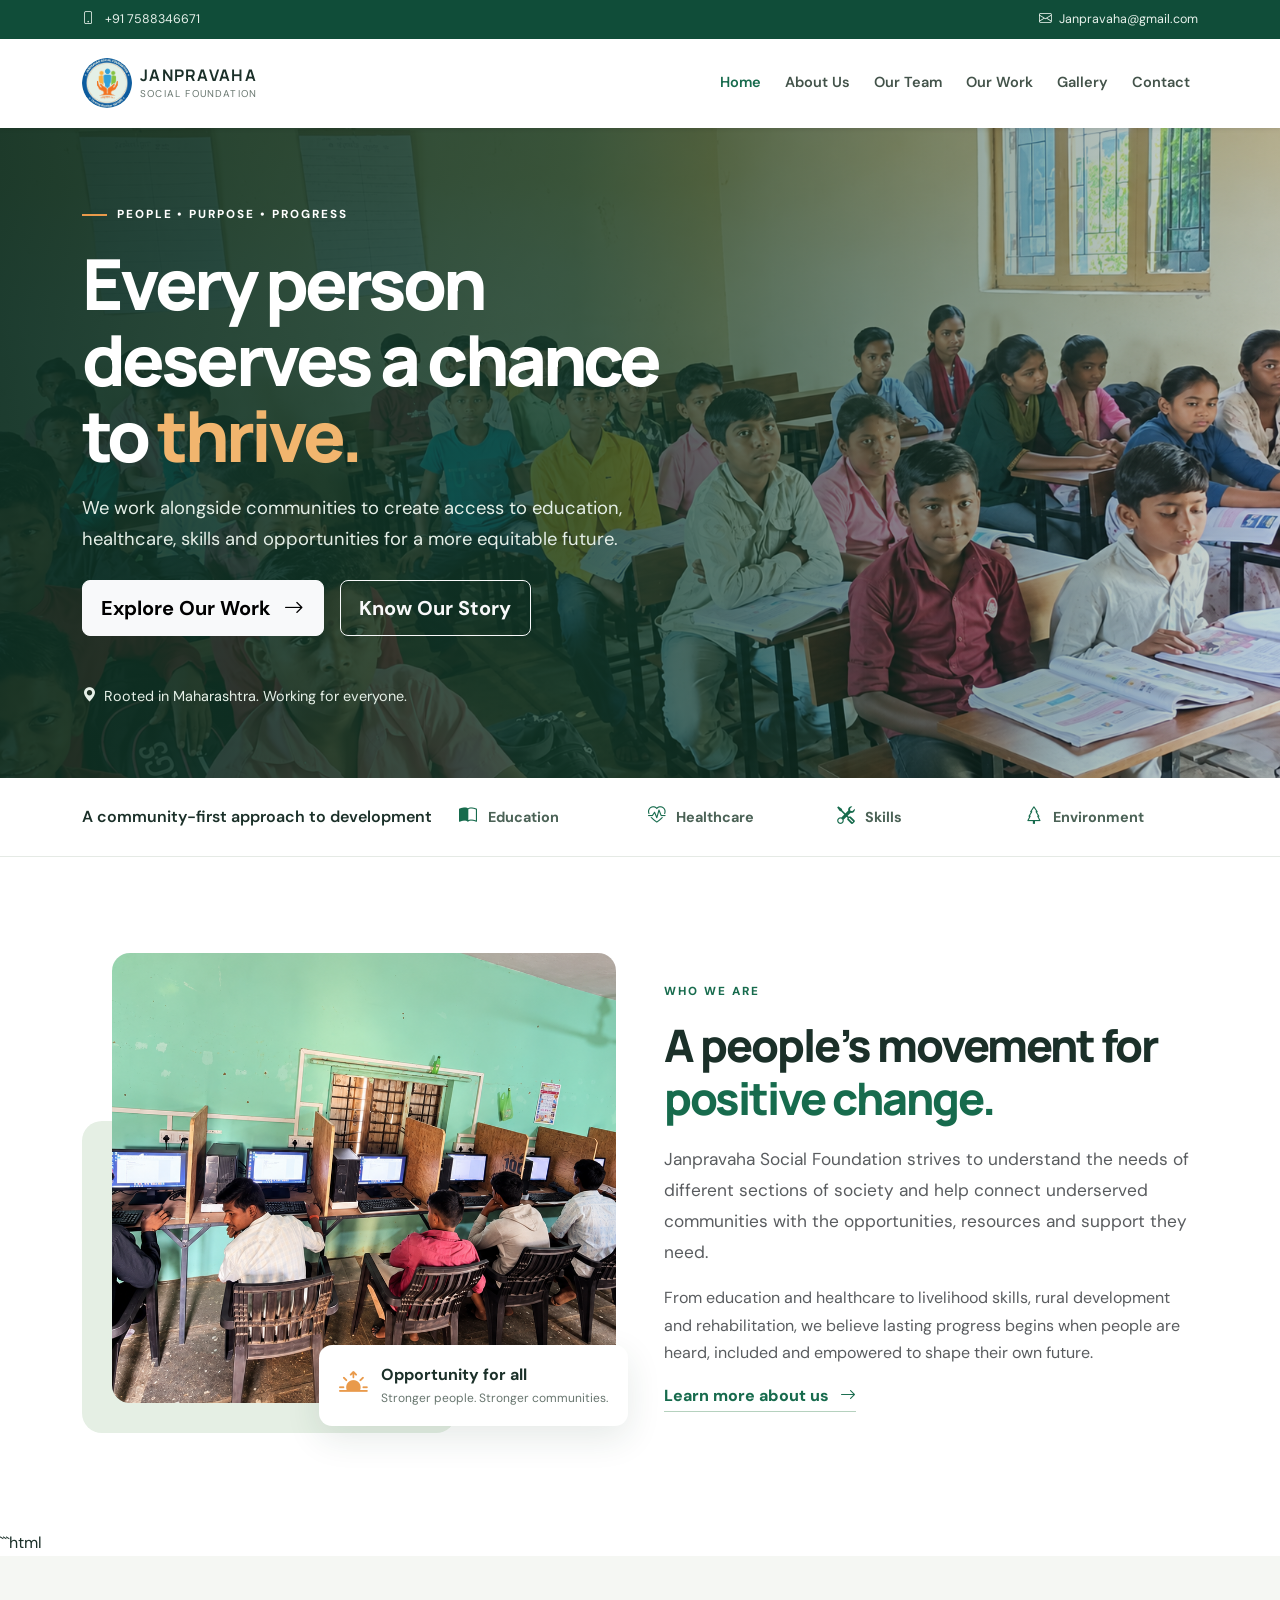
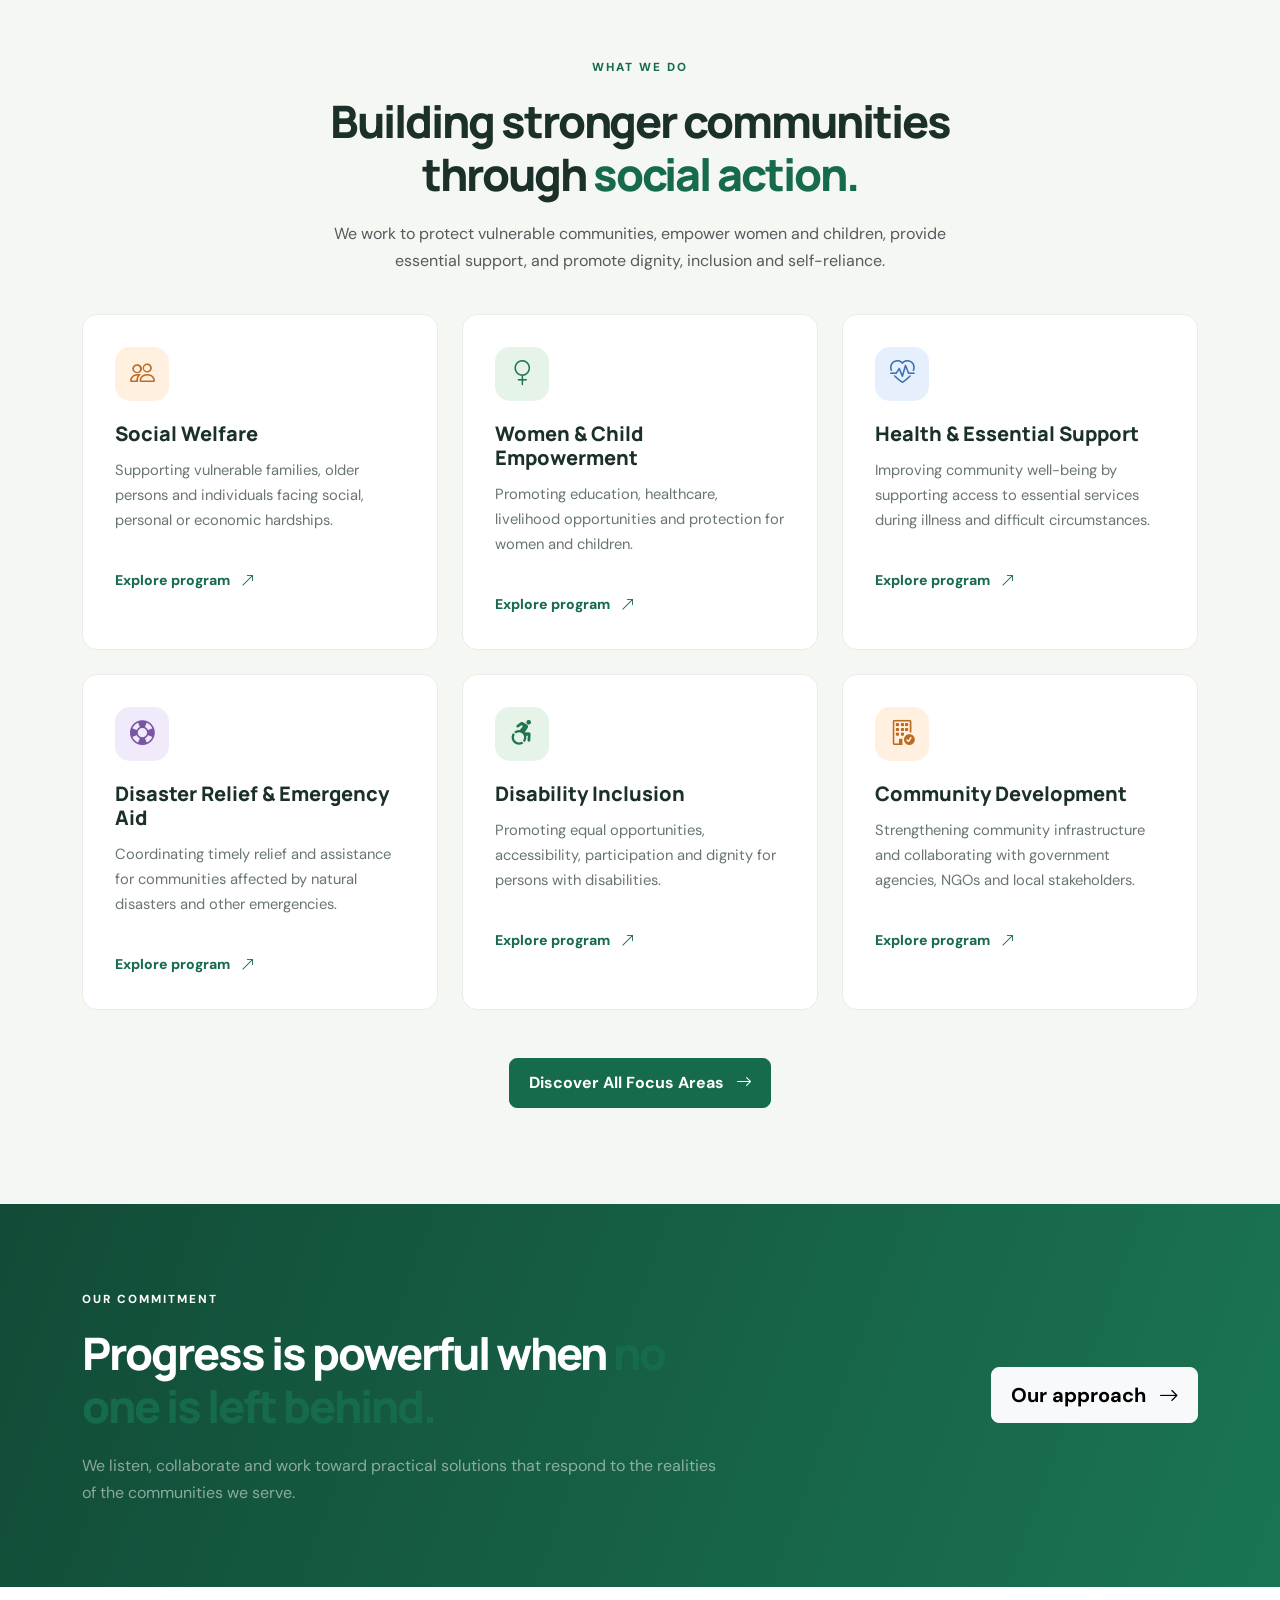
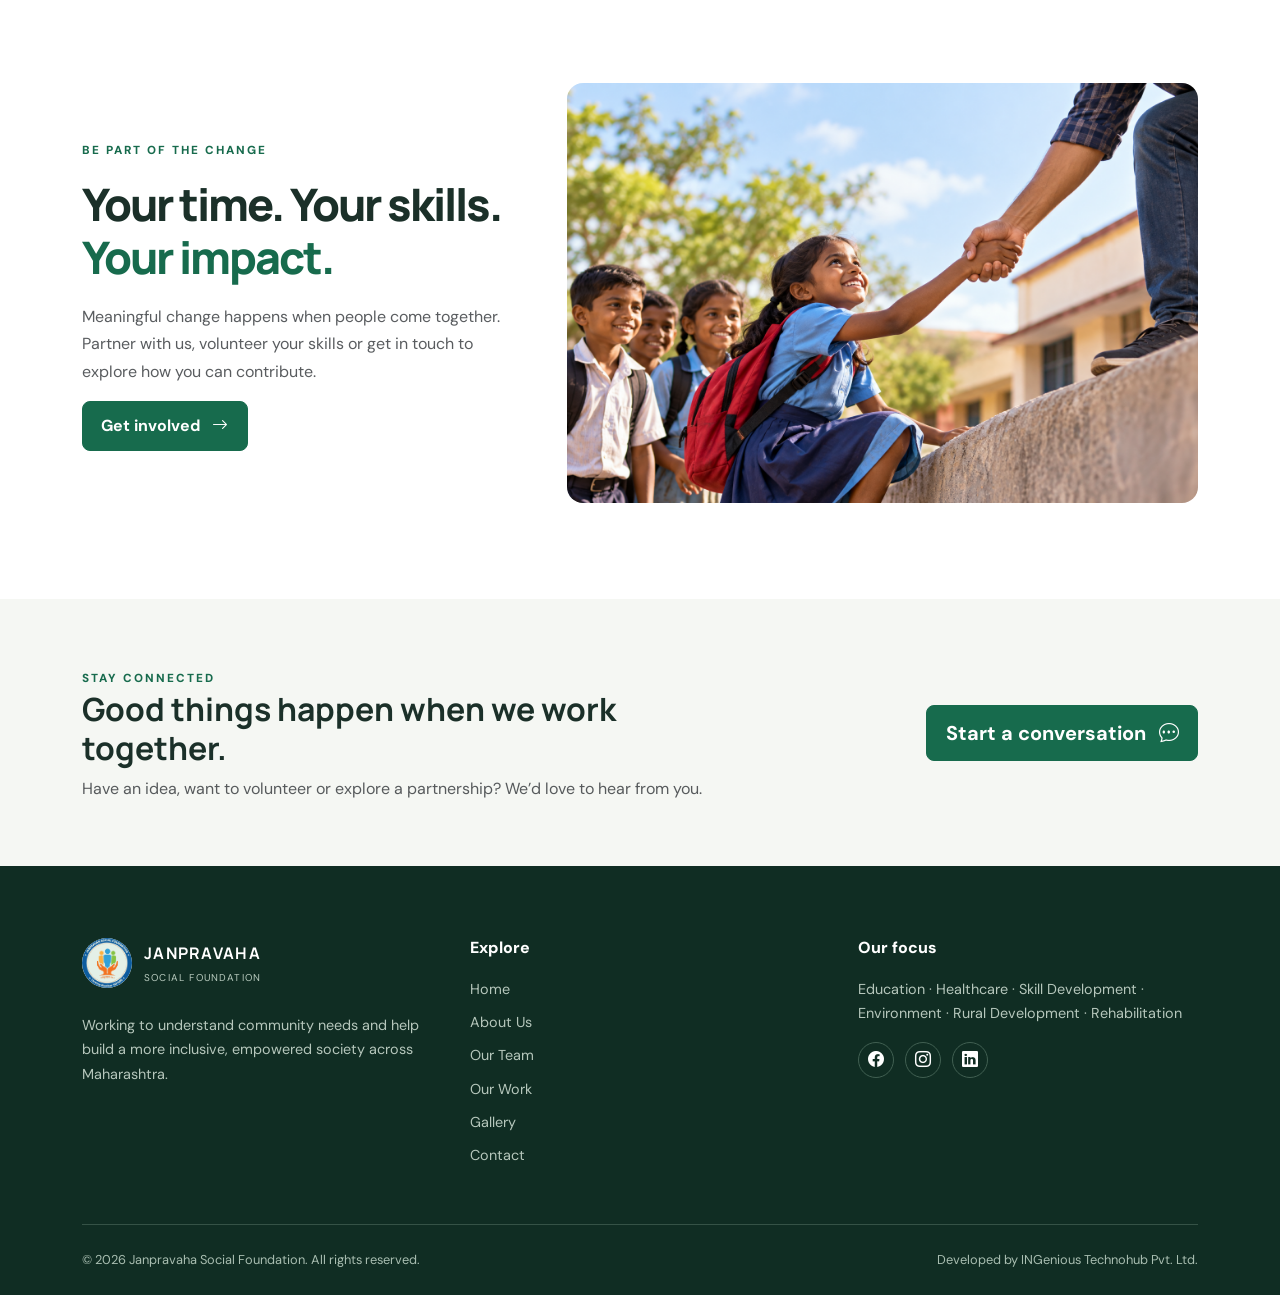
<file: index.html>
<!doctype html>
<html lang="en">

<head>
  <meta charset="utf-8">
  <meta name="viewport" content="width=device-width, initial-scale=1">
  <meta name="description"
    content="Janpravaha Social Foundation works with communities across Maharashtra through education, healthcare, skills, rural development and environmental initiatives.">
  <title>Janpravaha Social Foundation | Building Better Communities</title>
  <link href="https://cdn.jsdelivr.net/npm/bootstrap@5.3.3/dist/css/bootstrap.min.css" rel="stylesheet">
  <link rel="stylesheet" href="https://cdn.jsdelivr.net/npm/bootstrap-icons@1.11.3/font/bootstrap-icons.min.css">
  <link rel="stylesheet" href="css/style.css">
</head>

<body>
  <div class="topbar">
    <div class="container d-flex justify-content-between flex-wrap gap-2"><span><i
          class="bi bi-phone me-2"></i> +91 7588346671</span><span><i class="bi bi-envelope me-2"></i>Janpravaha@gmail.com </span></div>
  </div>
  <nav class="navbar navbar-expand-lg navbar-light bg-white sticky-top shadow-sm">
    <div class="container"><a class="navbar-brand d-flex align-items-center gap-2" href="index.html"><span
          class="brand-mark"><img src="/images/janpravah.png" alt="logo"></span><span><strong>JANPRAVAHA</strong><small
            class="d-block">SOCIAL FOUNDATION</small></span></a><button class="navbar-toggler" type="button"
        data-bs-toggle="collapse" data-bs-target="#mainNav" aria-controls="mainNav" aria-expanded="false"
        aria-label="Toggle navigation"><span class="navbar-toggler-icon"></span></button>
      <div class="collapse navbar-collapse" id="mainNav">
        <ul class="navbar-nav ms-auto align-items-lg-center gap-lg-2">
          <li class="nav-item"><a class="nav-link active" href="index.html" aria-current="page">Home</a></li>
          <li class="nav-item"><a class="nav-link" href="about.html">About Us</a></li>
          <li class="nav-item"><a class="nav-link" href="team.html">Our Team</a></li>
          <li class="nav-item"><a class="nav-link" href="work.html">Our Work</a></li>
          <li class="nav-item"><a class="nav-link" href="gallery.html">Gallery</a></li>
          <li class="nav-item"><a class="nav-link" href="contact.html">Contact</a></li>
        </ul>
      </div>
    </div>
  </nav>
  <header class="hero">
    <div class="hero-overlay"></div>
    <div class="container position-relative">
      <div class="row align-items-center min-vh-75">
        <div class="col-lg-8 col-xl-7 py-5"><span class="eyebrow text-white"><span></span> PEOPLE • PURPOSE •
            PROGRESS</span>
          <h1>Every person deserves a chance to <em>thrive.</em></h1>
          <p class="hero-lead">We work alongside communities to create access to education, healthcare, skills and
            opportunities for a more equitable future.</p>
          <div class="d-flex flex-wrap gap-3 mt-4"><a class="btn btn-light btn-lg" href="work.html">Explore Our Work <i
                class="bi bi-arrow-right ms-2"></i></a><a class="btn btn-outline-light btn-lg" href="about.html">Know
              Our Story</a></div>
          <div class="hero-note mt-5"><i class="bi bi-geo-alt-fill me-2"></i>Rooted in Maharashtra. Working for
            everyone.</div>
        </div>
      </div>
    </div>
  </header>
  <section class="trust-strip">
    <div class="container">
      <div class="row g-3 align-items-center">
        <div class="col-lg-4">
          <p class="mb-0 fw-semibold">A community-first approach to development</p>
        </div>
        <div class="col-6 col-lg-2"><i class="bi bi-book-half"></i> Education</div>
        <div class="col-6 col-lg-2"><i class="bi bi-heart-pulse"></i> Healthcare</div>
        <div class="col-6 col-lg-2"><i class="bi bi-tools"></i> Skills</div>
        <div class="col-6 col-lg-2"><i class="bi bi-tree"></i> Environment</div>
      </div>
    </div>
  </section>
  <section class="section-pad">
    <div class="container">
      <div class="row align-items-center g-5">
        <div class="col-lg-6">
          <div class="image-frame"><img
              src="/images/Students in a Worn Computer Lab.png"
              alt="Children learning together in a community setting" class="img-fluid">
            <div class="image-caption"><i class="bi bi-sunrise-fill"></i><span><strong>Opportunity for
                  all</strong><small>Stronger people. Stronger communities.</small></span></div>
          </div>
        </div>
        <div class="col-lg-6"><span class="eyebrow">WHO WE ARE</span>
          <h2 class="section-title">A people’s movement for <em>positive change.</em></h2>
          <p class="text-muted lead-small">Janpravaha Social Foundation strives to understand the needs of different
            sections of society and help connect underserved communities with the opportunities, resources and support
            they need.</p>
          <p class="text-muted">From education and healthcare to livelihood skills, rural development and
            rehabilitation, we believe lasting progress begins when people are heard, included and empowered to shape
            their own future.</p><a href="about.html" class="text-link">Learn more about us <i
              class="bi bi-arrow-right"></i></a>
        </div>
      </div>
    </div>
  </section>
  ```html
<section class="section-pad bg-soft">
  <div class="container">
    <div class="section-heading text-center mx-auto">
      <span class="eyebrow">WHAT WE DO</span>
      <h2 class="section-title">Building stronger communities through <em>social action.</em></h2>
      <p class="text-muted">
        We work to protect vulnerable communities, empower women and children,
        provide essential support, and promote dignity, inclusion and self-reliance.
      </p>
    </div>

    <div class="row g-4 mt-3">
      <div class="col-md-6 col-lg-4">
        <article class="program-card">
          <div class="program-icon icon-orange">
            <i class="bi bi-people"></i>
          </div>
          <h3>Social Welfare</h3>
          <p>
            Supporting vulnerable families, older persons and individuals facing
            social, personal or economic hardships.
          </p>
          <a href="work.html#social-welfare">
            Explore program <i class="bi bi-arrow-up-right"></i>
          </a>
        </article>
      </div>

      <div class="col-md-6 col-lg-4">
        <article class="program-card">
          <div class="program-icon icon-green">
            <i class="bi bi-gender-female"></i>
          </div>
          <h3>Women & Child Empowerment</h3>
          <p>
            Promoting education, healthcare, livelihood opportunities and
            protection for women and children.
          </p>
          <a href="work.html#women-child">
            Explore program <i class="bi bi-arrow-up-right"></i>
          </a>
        </article>
      </div>

      <div class="col-md-6 col-lg-4">
        <article class="program-card">
          <div class="program-icon icon-blue">
            <i class="bi bi-heart-pulse"></i>
          </div>
          <h3>Health & Essential Support</h3>
          <p>
            Improving community well-being by supporting access to essential
            services during illness and difficult circumstances.
          </p>
          <a href="work.html#health-support">
            Explore program <i class="bi bi-arrow-up-right"></i>
          </a>
        </article>
      </div>

      <div class="col-md-6 col-lg-4">
        <article class="program-card">
          <div class="program-icon icon-purple">
            <i class="bi bi-life-preserver"></i>
          </div>
          <h3>Disaster Relief & Emergency Aid</h3>
          <p>
            Coordinating timely relief and assistance for communities affected
            by natural disasters and other emergencies.
          </p>
          <a href="work.html#disaster-relief">
            Explore program <i class="bi bi-arrow-up-right"></i>
          </a>
        </article>
      </div>

      <div class="col-md-6 col-lg-4">
        <article class="program-card">
          <div class="program-icon icon-green">
            <i class="bi bi-person-wheelchair"></i>
          </div>
          <h3>Disability Inclusion</h3>
          <p>
            Promoting equal opportunities, accessibility, participation and
            dignity for persons with disabilities.
          </p>
          <a href="work.html#disability-inclusion">
            Explore program <i class="bi bi-arrow-up-right"></i>
          </a>
        </article>
      </div>

      <div class="col-md-6 col-lg-4">
        <article class="program-card">
          <div class="program-icon icon-orange">
            <i class="bi bi-building-check"></i>
          </div>
          <h3>Community Development</h3>
          <p>
            Strengthening community infrastructure and collaborating with
            government agencies, NGOs and local stakeholders.
          </p>
          <a href="work.html#community-development">
            Explore program <i class="bi bi-arrow-up-right"></i>
          </a>
        </article>
      </div>
    </div>

    <div class="text-center mt-5">
      <a class="btn btn-brand" href="work.html">
        Discover All Focus Areas
        <i class="bi bi-arrow-right ms-2"></i>
      </a>
    </div>
  </div>
</section>
  <section class="impact-band">
    <div class="container">
      <div class="row align-items-center g-4">
        <div class="col-lg-7"><span class="eyebrow text-white">OUR COMMITMENT</span>
          <h2 class="section-title text-white">Progress is powerful when <em>no one is left behind.</em></h2>
          <p class="text-white-50 mb-0">We listen, collaborate and work toward practical solutions that respond to the
            realities of the communities we serve.</p>
        </div>
        <div class="col-lg-5 text-lg-end"><a href="work.html" class="btn btn-light btn-lg">Our approach <i
              class="bi bi-arrow-right ms-2"></i></a></div>
      </div>
    </div>
  </section>
  <section class="section-pad">
    <div class="container">
      <div class="row align-items-center g-5">
        <div class="col-lg-5"><span class="eyebrow">BE PART OF THE CHANGE</span>
          <h2 class="section-title">Your time. Your skills. <em>Your impact.</em></h2>
          <p class="text-muted">Meaningful change happens when people come together. Partner with us, volunteer your
            skills or get in touch to explore how you can contribute.</p><a href="contact.html"
            class="btn btn-brand">Get involved <i class="bi bi-arrow-right ms-2"></i></a>
        </div>
        <div class="col-lg-7"><img class="img-fluid rounded-4 join-image"
            src="/images/Reaching Together_ A Brighter Future.png"
            alt="Reaching Together_ A Brighter Future"></div>
      </div>
    </div>
  </section>
  <section class="newsletter section-pad bg-soft">
    <div class="container">
      <div class="row align-items-center g-4">
        <div class="col-lg-7"><span class="eyebrow">STAY CONNECTED</span>
          <h2 class="h2 fw-bold">Good things happen when we work together.</h2>
          <p class="text-muted mb-0">Have an idea, want to volunteer or explore a partnership? We’d love to hear from
            you.</p>
        </div>
        <div class="col-lg-5 text-lg-end"><a href="contact.html" class="btn btn-brand btn-lg">Start a conversation <i
              class="bi bi-chat-dots ms-2"></i></a></div>
      </div>
    </div>
  </section>
  <footer class="site-footer">
    <div class="container">
      <div class="row g-5">
        <div class="col-lg-4"><a class="footer-brand" href="index.html"><span class="brand-mark"><img src="/images/janpravah.png" alt=""></span><span><strong>JANPRAVAHA</strong><small class="d-block">SOCIAL
                FOUNDATION</small></span></a>
          <p class="footer-copy mt-3">Working to understand community needs and help build a more inclusive, empowered
            society across Maharashtra.</p>
        </div>
        <div class="col-6 col-lg-4">
          <h6>Explore</h6><a href="index.html">Home</a><a href="about.html">About Us</a><a href="team.html">Our
            Team</a><a href="work.html">Our Work</a><a href="gallery.html">Gallery</a><a href="contact.html">Contact</a>
        </div>
        <div class="col-lg-4">
          <h6>Our focus</h6>
          <p class="footer-copy">Education · Healthcare · Skill Development · Environment · Rural Development ·
            Rehabilitation</p>
          <div class="socials mt-3"><a href="#" aria-label="Facebook"><i class="bi bi-facebook"></i></a><a href="#"
              aria-label="Instagram"><i class="bi bi-instagram"></i></a><a href="#" aria-label="LinkedIn"><i
                class="bi bi-linkedin"></i></a></div>
        </div>
      </div>
      <div class="footer-bottom mt-5 pt-4 d-flex flex-column flex-md-row justify-content-between gap-2"><span>© <span
            data-year></span> Janpravaha Social Foundation. All rights reserved.</span><span>Developed by INGenious Technohub Pvt. Ltd.</span></div>
    </div>
  </footer>
  <script src="https://cdn.jsdelivr.net/npm/bootstrap@5.3.3/dist/js/bootstrap.bundle.min.js"></script>
  <script src="js/main.js"></script>
</body>

</html>
</file>
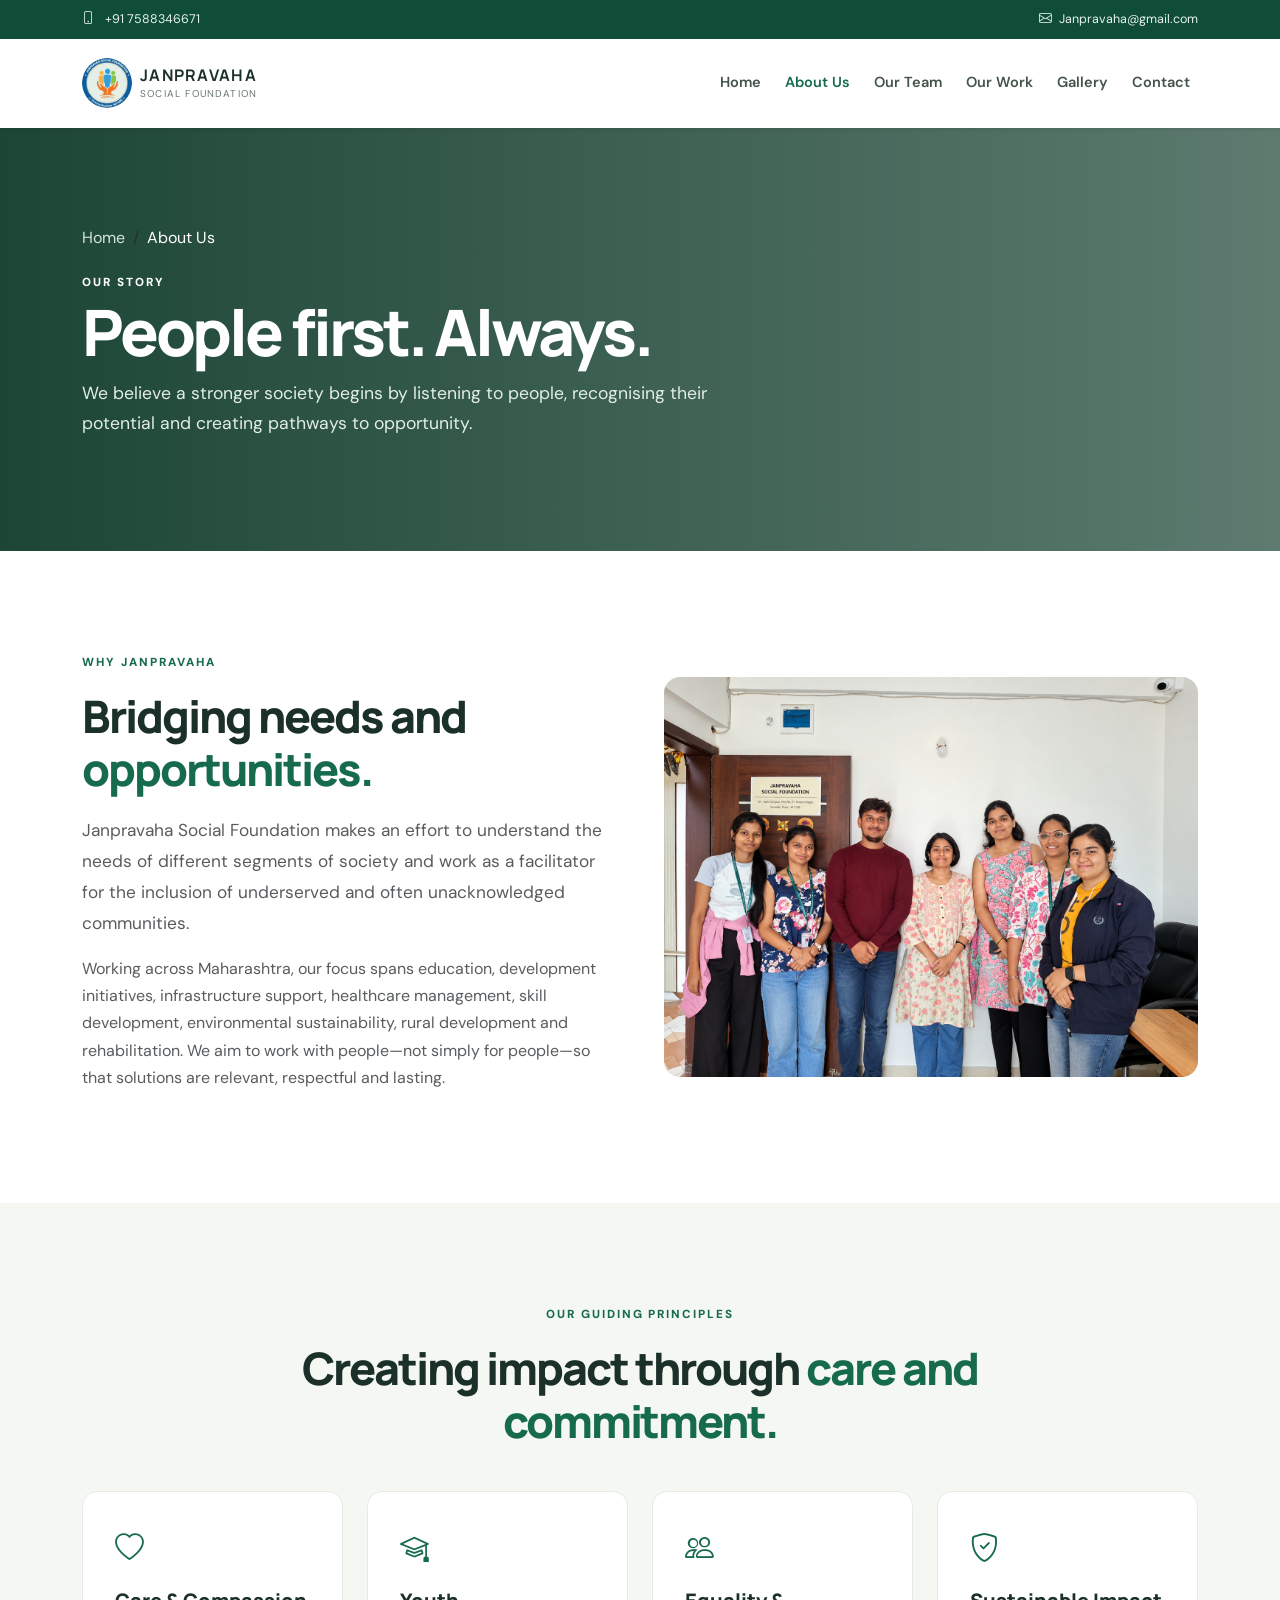
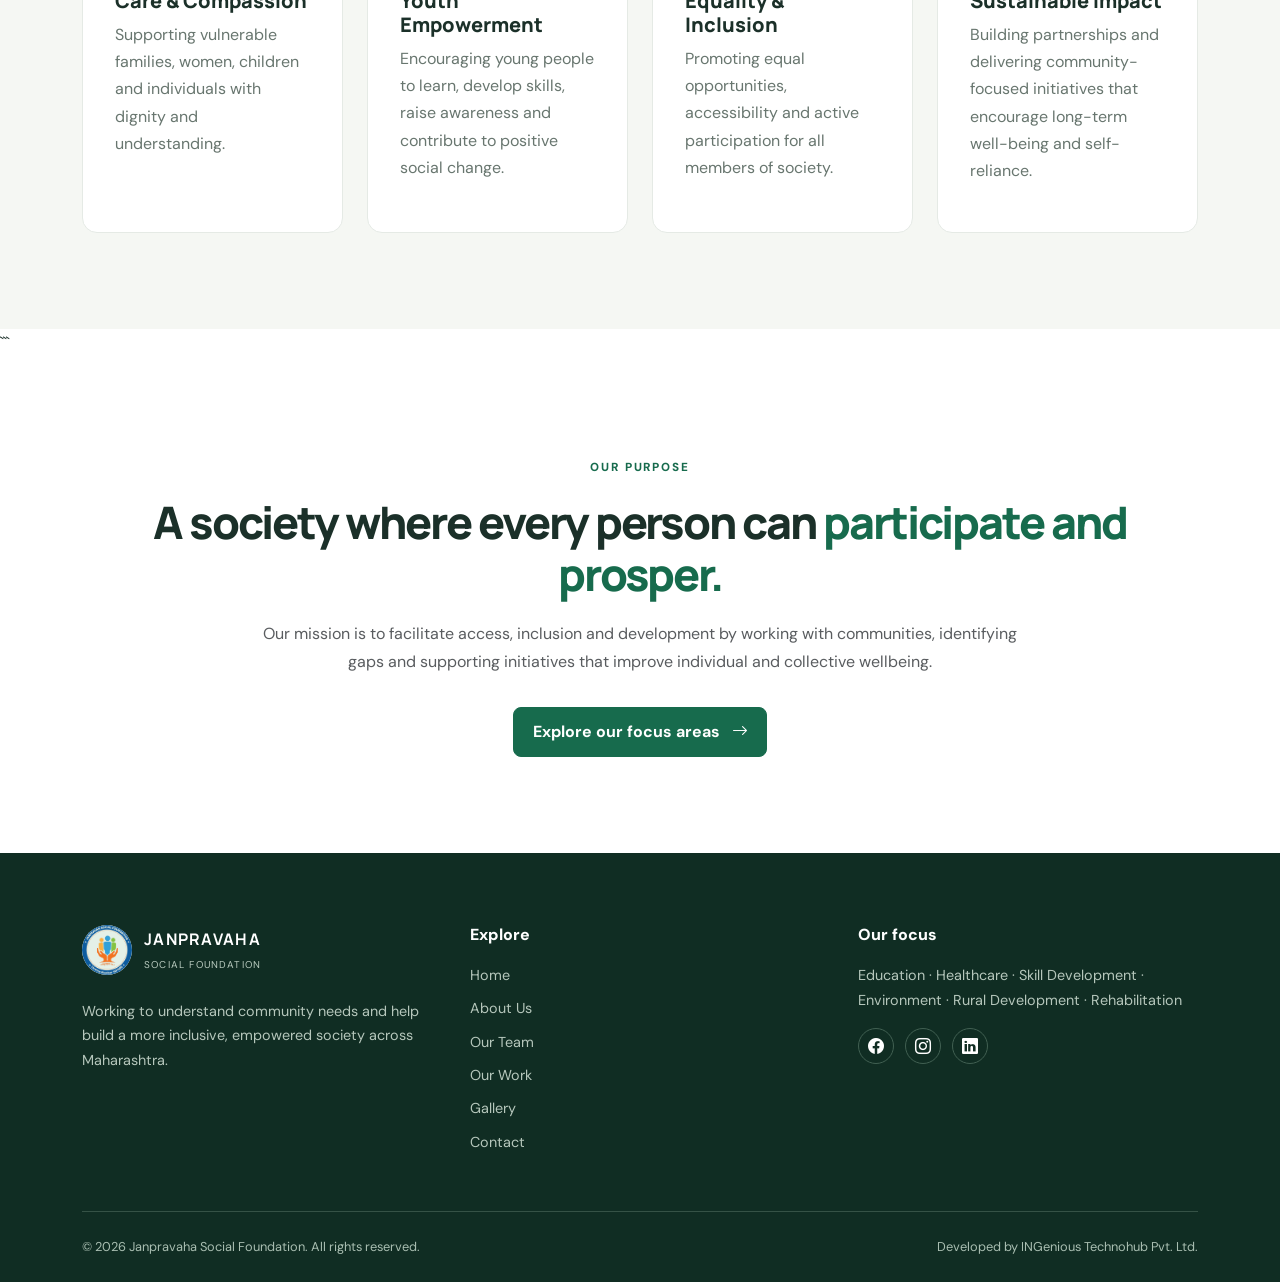
<file: about.html>
<!doctype html>
<html lang="en">

<head>
  <meta charset="utf-8">
  <meta name="viewport" content="width=device-width, initial-scale=1">
  <meta name="description"
    content="Janpravaha Social Foundation works with communities across Maharashtra through education, healthcare, skills, rural development and environmental initiatives.">
  <title>Janpravaha Social Foundation | Building Better Communities</title>
  <link href="https://cdn.jsdelivr.net/npm/bootstrap@5.3.3/dist/css/bootstrap.min.css" rel="stylesheet">
  <link rel="stylesheet" href="https://cdn.jsdelivr.net/npm/bootstrap-icons@1.11.3/font/bootstrap-icons.min.css">
  <link rel="stylesheet" href="css/style.css">
</head>

<body>
  <div class="topbar">
    <div class="container d-flex justify-content-between flex-wrap gap-2"><span><i
          class="bi bi-phone me-2"></i> +91 7588346671</span><span><i class="bi bi-envelope me-2"></i>Janpravaha@gmail.com </span></div>
  </div>
  <nav class="navbar navbar-expand-lg navbar-light bg-white sticky-top shadow-sm">
    <div class="container"><a class="navbar-brand d-flex align-items-center gap-2" href="index.html"><span
          class="brand-mark"><img src="/images/janpravah.png" alt="logo"></span><span><strong>JANPRAVAHA</strong><small
            class="d-block">SOCIAL FOUNDATION</small></span></a><button class="navbar-toggler" type="button"
        data-bs-toggle="collapse" data-bs-target="#mainNav" aria-controls="mainNav" aria-expanded="false"
        aria-label="Toggle navigation"><span class="navbar-toggler-icon"></span></button>
      <div class="collapse navbar-collapse" id="mainNav">
        <ul class="navbar-nav ms-auto align-items-lg-center gap-lg-2">
          <li class="nav-item"><a class="nav-link active" href="index.html" aria-current="page">Home</a></li>
          <li class="nav-item"><a class="nav-link" href="about.html">About Us</a></li>
          <li class="nav-item"><a class="nav-link" href="team.html">Our Team</a></li>
          <li class="nav-item"><a class="nav-link" href="work.html">Our Work</a></li>
          <li class="nav-item"><a class="nav-link" href="gallery.html">Gallery</a></li>
          <li class="nav-item"><a class="nav-link" href="contact.html">Contact</a></li>
        </ul>
      </div>
    </div>
  </nav>
    <header class="page-hero">
        <div class="container">
            <nav aria-label="breadcrumb">
                <ol class="breadcrumb">
                    <li class="breadcrumb-item"><a href="index.html">Home</a></li>
                    <li class="breadcrumb-item active">About Us</li>
                </ol>
            </nav><span class="eyebrow text-white">OUR STORY</span>
            <h1>People first. Always.</h1>
            <p>We believe a stronger society begins by listening to people, recognising their potential and creating
                pathways to opportunity.</p>
        </div>
    </header>
    <section class="section-pad">
        <div class="container">
            <div class="row g-5 align-items-center">
                <div class="col-lg-6"><span class="eyebrow">WHY JANPRAVAHA</span>
                    <h2 class="section-title">Bridging needs and <em>opportunities.</em></h2>
                    <p class="lead-small text-muted">Janpravaha Social Foundation makes an effort to understand the
                        needs of different segments of society and work as a facilitator for the inclusion of
                        underserved and often unacknowledged communities.</p>
                    <p class="text-muted">Working across Maharashtra, our focus spans education, development
                        initiatives, infrastructure support, healthcare management, skill development, environmental
                        sustainability, rural development and rehabilitation. We aim to work with people—not simply for
                        people—so that solutions are relevant, respectful and lasting.</p>
                </div>
                <div class="col-lg-6"><img class="img-fluid rounded-4"
                        src="/images/Janpravaha Social Foundation Team Portrait.png"
                        alt="Community members gathered together" style="width:100%;max-height:440px;object-fit:cover">
                </div>
            </div>
        </div>
    </section>
    
<section class="section-pad bg-soft">
    <div class="container">
        <div class="section-heading text-center mx-auto">
            <span class="eyebrow">OUR GUIDING PRINCIPLES</span>
            <h2 class="section-title">Creating impact through <em>care and commitment.</em></h2>
        </div>

        <div class="row g-4 mt-3">
            <div class="col-md-6 col-lg-3">
                <div class="content-card">
                    <i class="bi bi-heart"></i>
                    <h3>Care & Compassion</h3>
                    <p>Supporting vulnerable families, women, children and individuals with dignity and understanding.</p>
                </div>
            </div>

            <div class="col-md-6 col-lg-3">
                <div class="content-card">
                    <i class="bi bi-mortarboard"></i>
                    <h3>Youth Empowerment</h3>
                    <p>Encouraging young people to learn, develop skills, raise awareness and contribute to positive social change.</p>
                </div>
            </div>

            <div class="col-md-6 col-lg-3">
                <div class="content-card">
                    <i class="bi bi-people"></i>
                    <h3>Equality & Inclusion</h3>
                    <p>Promoting equal opportunities, accessibility and active participation for all members of society.</p>
                </div>
            </div>

            <div class="col-md-6 col-lg-3">
                <div class="content-card">
                    <i class="bi bi-shield-check"></i>
                    <h3>Sustainable Impact</h3>
                    <p>Building partnerships and delivering community-focused initiatives that encourage long-term well-being and self-reliance.</p>
                </div>
            </div>
        </div>
    </div>
</section>
```
    <section class="section-pad">
        <div class="container text-center"><span class="eyebrow">OUR PURPOSE</span>
            <h2 class="section-title">A society where every person can <em>participate and prosper.</em></h2>
            <p class="text-muted mx-auto" style="max-width:760px">Our mission is to facilitate access, inclusion and
                development by working with communities, identifying gaps and supporting initiatives that improve
                individual and collective wellbeing.</p><a href="work.html" class="btn btn-brand mt-3">Explore our focus
                areas <i class="bi bi-arrow-right ms-2"></i></a>
        </div>
    </section>
  <footer class="site-footer">
    <div class="container">
      <div class="row g-5">
        <div class="col-lg-4"><a class="footer-brand" href="index.html"><span class="brand-mark"><img src="/images/janpravah.png" alt=""></span><span><strong>JANPRAVAHA</strong><small class="d-block">SOCIAL
                FOUNDATION</small></span></a>
          <p class="footer-copy mt-3">Working to understand community needs and help build a more inclusive, empowered
            society across Maharashtra.</p>
        </div>
        <div class="col-6 col-lg-4">
          <h6>Explore</h6><a href="index.html">Home</a><a href="about.html">About Us</a><a href="team.html">Our
            Team</a><a href="work.html">Our Work</a><a href="gallery.html">Gallery</a><a href="contact.html">Contact</a>
        </div>
        <div class="col-lg-4">
          <h6>Our focus</h6>
          <p class="footer-copy">Education · Healthcare · Skill Development · Environment · Rural Development ·
            Rehabilitation</p>
          <div class="socials mt-3"><a href="#" aria-label="Facebook"><i class="bi bi-facebook"></i></a><a href="#"
              aria-label="Instagram"><i class="bi bi-instagram"></i></a><a href="#" aria-label="LinkedIn"><i
                class="bi bi-linkedin"></i></a></div>
        </div>
      </div>
      <div class="footer-bottom mt-5 pt-4 d-flex flex-column flex-md-row justify-content-between gap-2"><span>© <span
            data-year></span> Janpravaha Social Foundation. All rights reserved.</span><span>Developed by INGenious Technohub Pvt. Ltd.</span></div>
    </div>
  </footer>
  <script src="https://cdn.jsdelivr.net/npm/bootstrap@5.3.3/dist/js/bootstrap.bundle.min.js"></script>
  <script src="js/main.js"></script>
</body>

</html>
</file>
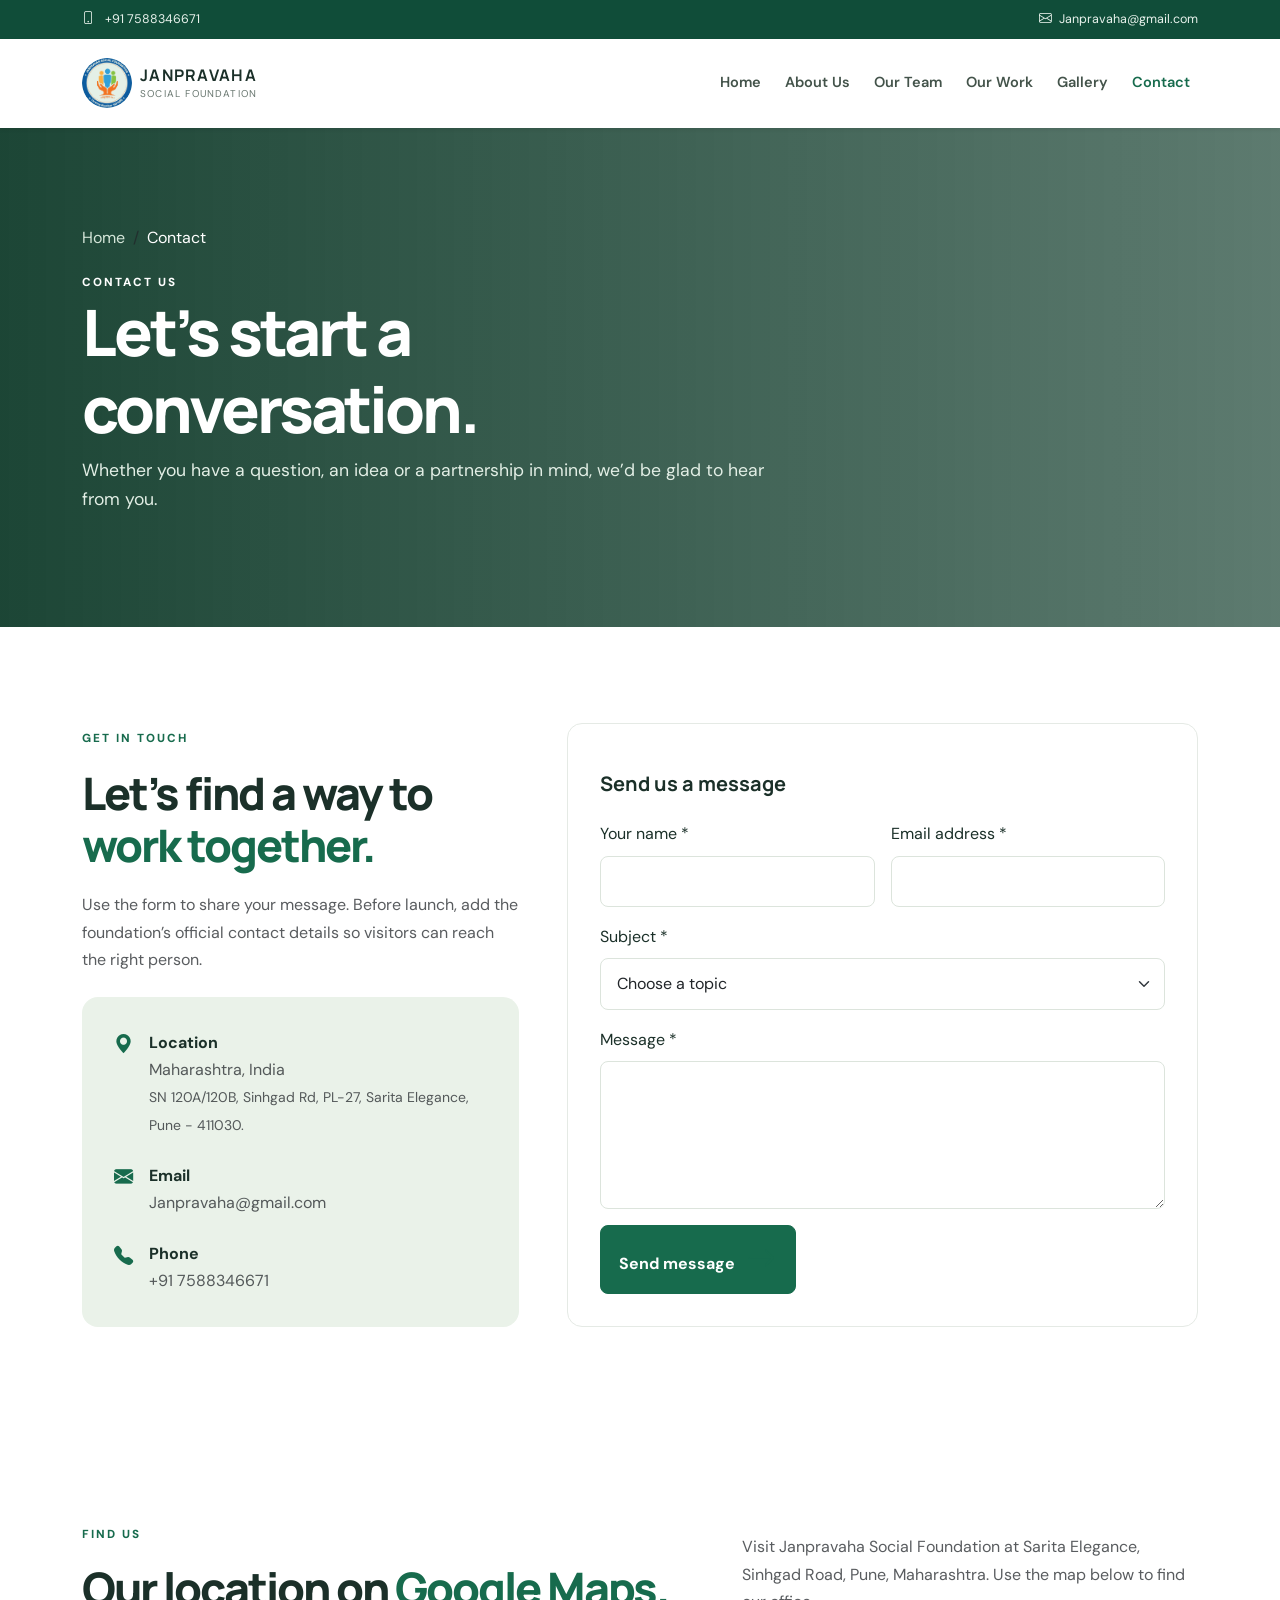
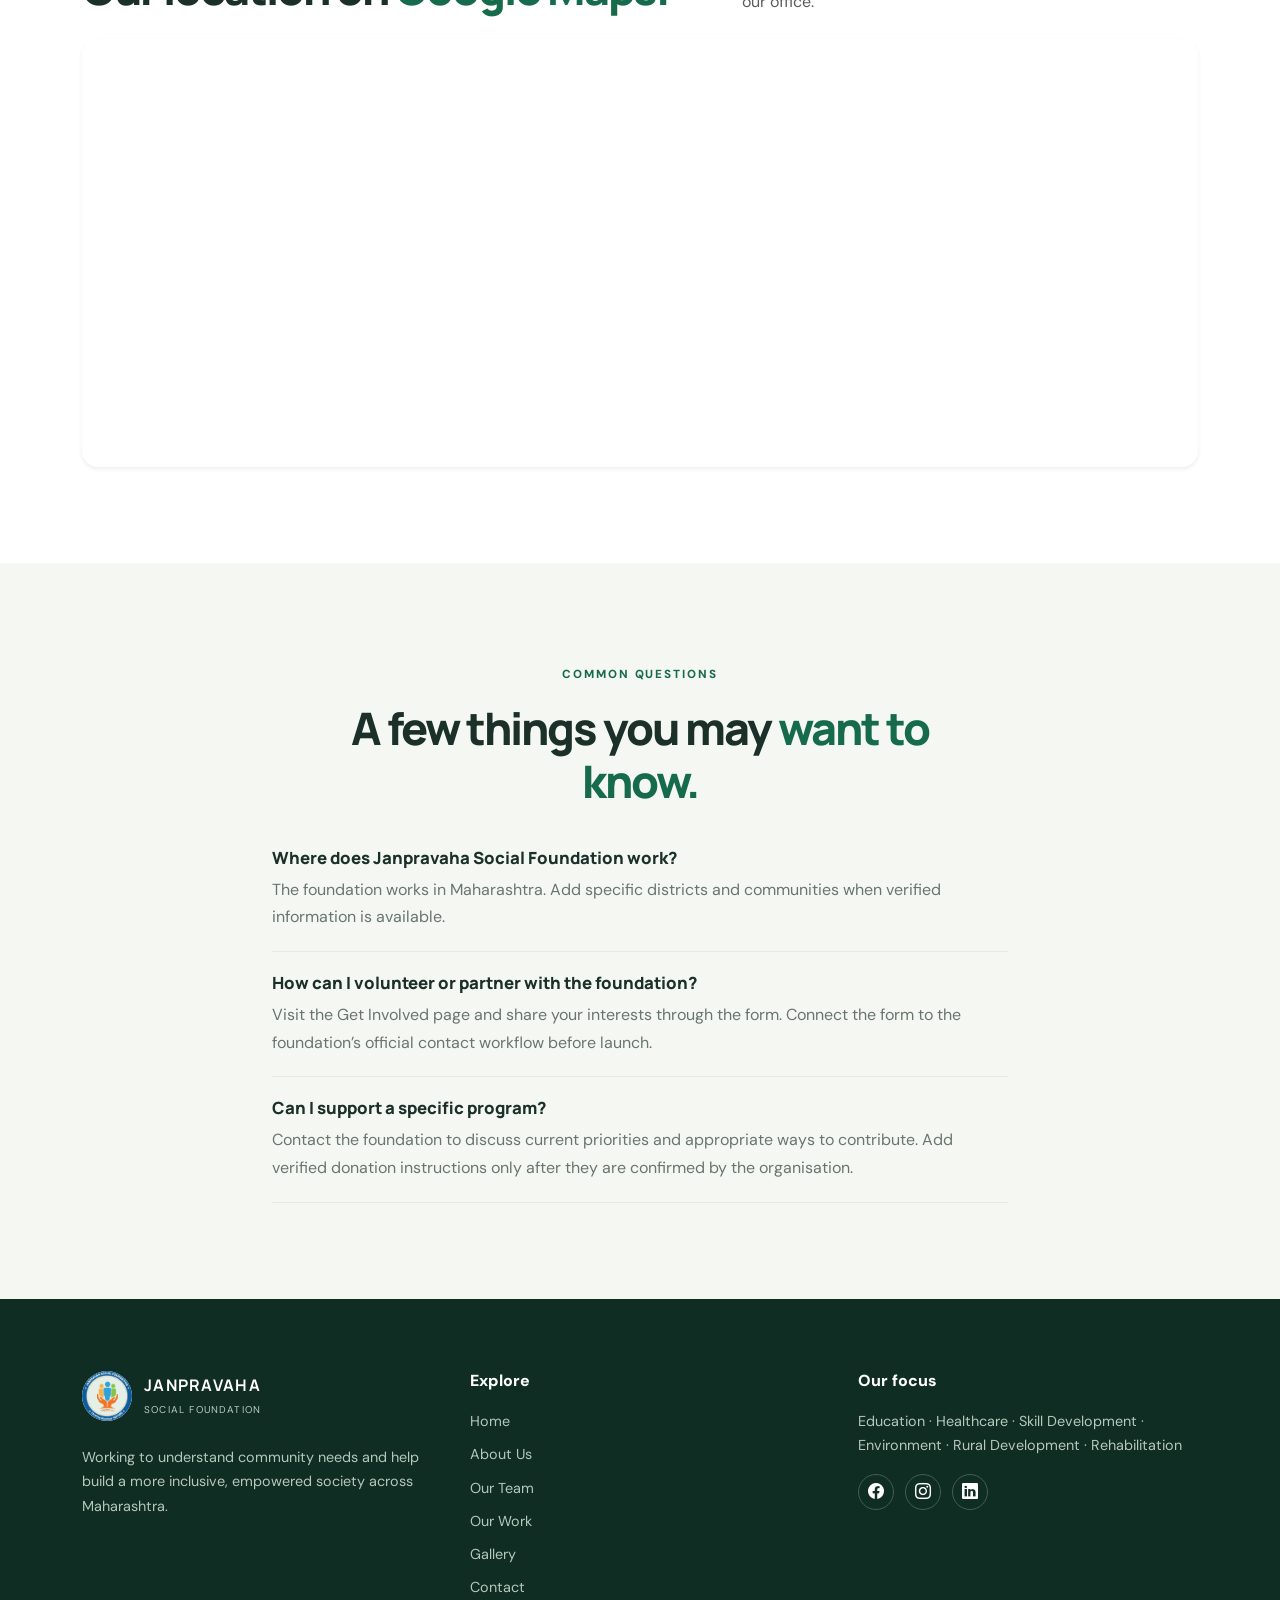
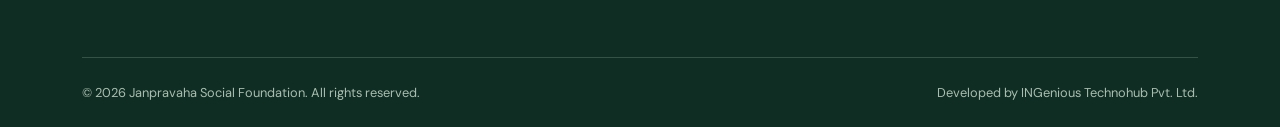
<file: contact.html>
<!doctype html>
<html lang="en">

<head>
  <meta charset="utf-8">
  <meta name="viewport" content="width=device-width, initial-scale=1">
  <meta name="description"
    content="Janpravaha Social Foundation works with communities across Maharashtra through education, healthcare, skills, rural development and environmental initiatives.">
  <title>Janpravaha Social Foundation | Building Better Communities</title>
  <link href="https://cdn.jsdelivr.net/npm/bootstrap@5.3.3/dist/css/bootstrap.min.css" rel="stylesheet">
  <link rel="stylesheet" href="https://cdn.jsdelivr.net/npm/bootstrap-icons@1.11.3/font/bootstrap-icons.min.css">
  <link rel="stylesheet" href="css/style.css">
</head>

<body>
  <div class="topbar">
    <div class="container d-flex justify-content-between flex-wrap gap-2"><span><i
          class="bi bi-phone me-2"></i> +91 7588346671</span><span><i class="bi bi-envelope me-2"></i>Janpravaha@gmail.com </span></div>
  </div>
  <nav class="navbar navbar-expand-lg navbar-light bg-white sticky-top shadow-sm">
    <div class="container"><a class="navbar-brand d-flex align-items-center gap-2" href="index.html"><span
          class="brand-mark"><img src="/images/janpravah.png" alt="logo"></span><span><strong>JANPRAVAHA</strong><small
            class="d-block">SOCIAL FOUNDATION</small></span></a><button class="navbar-toggler" type="button"
        data-bs-toggle="collapse" data-bs-target="#mainNav" aria-controls="mainNav" aria-expanded="false"
        aria-label="Toggle navigation"><span class="navbar-toggler-icon"></span></button>
      <div class="collapse navbar-collapse" id="mainNav">
        <ul class="navbar-nav ms-auto align-items-lg-center gap-lg-2">
          <li class="nav-item"><a class="nav-link active" href="index.html" aria-current="page">Home</a></li>
          <li class="nav-item"><a class="nav-link" href="about.html">About Us</a></li>
          <li class="nav-item"><a class="nav-link" href="team.html">Our Team</a></li>
          <li class="nav-item"><a class="nav-link" href="work.html">Our Work</a></li>
          <li class="nav-item"><a class="nav-link" href="gallery.html">Gallery</a></li>
          <li class="nav-item"><a class="nav-link" href="contact.html">Contact</a></li>
        </ul>
      </div>
    </div>
  </nav>
  <header class="page-hero">
    <div class="container">
      <nav aria-label="breadcrumb">
        <ol class="breadcrumb">
          <li class="breadcrumb-item"><a href="index.html">Home</a></li>
          <li class="breadcrumb-item active">Contact</li>
        </ol>
      </nav><span class="eyebrow text-white">CONTACT US</span>
      <h1>Let’s start a<br>conversation.</h1>
      <p>Whether you have a question, an idea or a partnership in mind, we’d be glad to hear from you.</p>
    </div>
  </header>
  <section class="section-pad">
    <div class="container">
      <div class="row g-5">
        <div class="col-lg-5"><span class="eyebrow">GET IN TOUCH</span>
          <h2 class="section-title">Let’s find a way to <em>work together.</em></h2>
          <p class="text-muted">Use the form to share your message. Before launch, add the foundation’s official contact
            details so visitors can reach the right person.</p>
          <div class="contact-panel mt-4">
            <div class="d-flex gap-3 mb-4"><i class="bi bi-geo-alt-fill"></i>
              <div><strong>Location</strong>
                <p class="text-muted mb-0">Maharashtra, India</p><small class="text-muted">SN 120A/120B, Sinhgad Rd,
                  PL-27,
                  Sarita Elegance, Pune - 411030.</small>
              </div>
            </div>
            <div class="d-flex gap-3 mb-4"><i class="bi bi-envelope-fill"></i>
              <div><strong>Email</strong>
                <p class="text-muted mb-0">Janpravaha@gmail.com</p>
              </div>
            </div>
            <div class="d-flex gap-3"><i class="bi bi-telephone-fill"></i>
              <div><strong>Phone</strong>
                <p class="text-muted mb-0">+91 7588346671</p>
              </div>
            </div>
          </div>
        </div>
        <div class="col-lg-7">
          <form class="content-card" data-demo-form>
            <h3 class="h4 fw-bold mb-4">Send us a message</h3>
            <div class="row g-3">
              <div class="col-md-6"><label class="form-label" for="name">Your name *</label><input class="form-control"
                  id="name" name="name" required></div>
              <div class="col-md-6"><label class="form-label" for="email">Email address *</label><input
                  class="form-control" id="email" name="email" type="email" required></div>
              <div class="col-12"><label class="form-label" for="subject">Subject *</label><select class="form-select"
                  id="subject" name="subject" required>
                  <option value="">Choose a topic</option>
                  <option>General enquiry</option>
                  <option>Volunteering</option>
                  <option>Partnership</option>
                  <option>Program information</option>
                  <option>Other</option>
                </select></div>
              <div class="col-12"><label class="form-label" for="message">Message *</label><textarea
                  class="form-control" id="message" name="message" rows="5" required></textarea></div>
              <div class="col-12"><button class="btn btn-brand" type="submit">Send message <i
                    class="bi bi-arrow-right ms-2"></i></button>
                <div class="form-feedback alert alert-success mt-3 d-none" role="status"></div>

              </div>
            </div>
          </form>
        </div>
      </div>
    </div>
  </section>
 
<section class="section-pad map-section">
  <div class="container">

    <!-- Section Heading -->
    <div class="row align-items-end g-3 mb-4">
      <div class="col-lg-7">
        <span class="eyebrow">FIND US</span>
        <h2 class="section-title mb-0">
          Our location on <em>Google Maps.</em>
        </h2>
      </div>

      <div class="col-lg-5">
        <p class="text-muted mb-0">
          Visit Janpravaha Social Foundation at Sarita Elegance,
          Sinhgad Road, Pune, Maharashtra. Use the map below
          to find our office.
        </p>
      </div>
    </div>

    <!-- Google Map -->
    <div class="map-frame rounded-4 overflow-hidden shadow-sm">
      <iframe
        title="Janpravaha Social Foundation - Sarita Elegance, Pune"
        src="https://www.google.com/maps/embed?pb=!1m18!1m12!1m3!1d3783.784020673222!2d73.83157337605795!3d18.493439782594802!2m3!1f0!2f0!3f0!3m2!1i1024!2i768!4f13.1!3m3!1m2!1s0x3bc2bf3e0cdc1cad%3A0x88d8ade46993142!2sSarita%20Elegance!5e0!3m2!1sen!2sin!4v1792485935238!5m2!1sen!2sin"
        width="100%"
        height="420"
        style="border: 0;"
        allowfullscreen
        loading="lazy"
        referrerpolicy="strict-origin-when-cross-origin"
        aria-label="Google Maps showing Sarita Elegance, Pune">
      </iframe>
    </div>

  </div>
</section>


  <section class="section-pad bg-soft">
    <div class="container">
      <div class="section-heading text-center mx-auto"><span class="eyebrow">COMMON QUESTIONS</span>
        <h2 class="section-title">A few things you may <em>want to know.</em></h2>
      </div>
      <div class="row justify-content-center mt-3">
        <div class="col-lg-8">
          <div class="faq-item">
            <h3>Where does Janpravaha Social Foundation work?</h3>
            <p>The foundation works in Maharashtra. Add specific districts and communities when verified information is
              available.</p>
          </div>
          <div class="faq-item">
            <h3>How can I volunteer or partner with the foundation?</h3>
            <p>Visit the Get Involved page and share your interests through the form. Connect the form to the
              foundation’s official contact workflow before launch.</p>
          </div>
          <div class="faq-item">
            <h3>Can I support a specific program?</h3>
            <p>Contact the foundation to discuss current priorities and appropriate ways to contribute. Add verified
              donation instructions only after they are confirmed by the organisation.</p>
          </div>
        </div>
      </div>
    </div>
  </section>
  <footer class="site-footer">
    <div class="container">
      <div class="row g-5">
        <div class="col-lg-4"><a class="footer-brand" href="index.html"><span class="brand-mark"><img src="/images/janpravah.png" alt=""></span><span><strong>JANPRAVAHA</strong><small class="d-block">SOCIAL
                FOUNDATION</small></span></a>
          <p class="footer-copy mt-3">Working to understand community needs and help build a more inclusive, empowered
            society across Maharashtra.</p>
        </div>
        <div class="col-6 col-lg-4">
          <h6>Explore</h6><a href="index.html">Home</a><a href="about.html">About Us</a><a href="team.html">Our
            Team</a><a href="work.html">Our Work</a><a href="gallery.html">Gallery</a><a href="contact.html">Contact</a>
        </div>
        <div class="col-lg-4">
          <h6>Our focus</h6>
          <p class="footer-copy">Education · Healthcare · Skill Development · Environment · Rural Development ·
            Rehabilitation</p>
          <div class="socials mt-3"><a href="#" aria-label="Facebook"><i class="bi bi-facebook"></i></a><a href="#"
              aria-label="Instagram"><i class="bi bi-instagram"></i></a><a href="#" aria-label="LinkedIn"><i
                class="bi bi-linkedin"></i></a></div>
        </div>
      </div>
      <div class="footer-bottom mt-5 pt-4 d-flex flex-column flex-md-row justify-content-between gap-2"><span>© <span
            data-year></span> Janpravaha Social Foundation. All rights reserved.</span><span>Developed by INGenious Technohub Pvt. Ltd.</span></div>
    </div>
  </footer>
  <script src="https://cdn.jsdelivr.net/npm/bootstrap@5.3.3/dist/js/bootstrap.bundle.min.js"></script>
  <script src="js/main.js"></script>
</body>

</html>
</file>
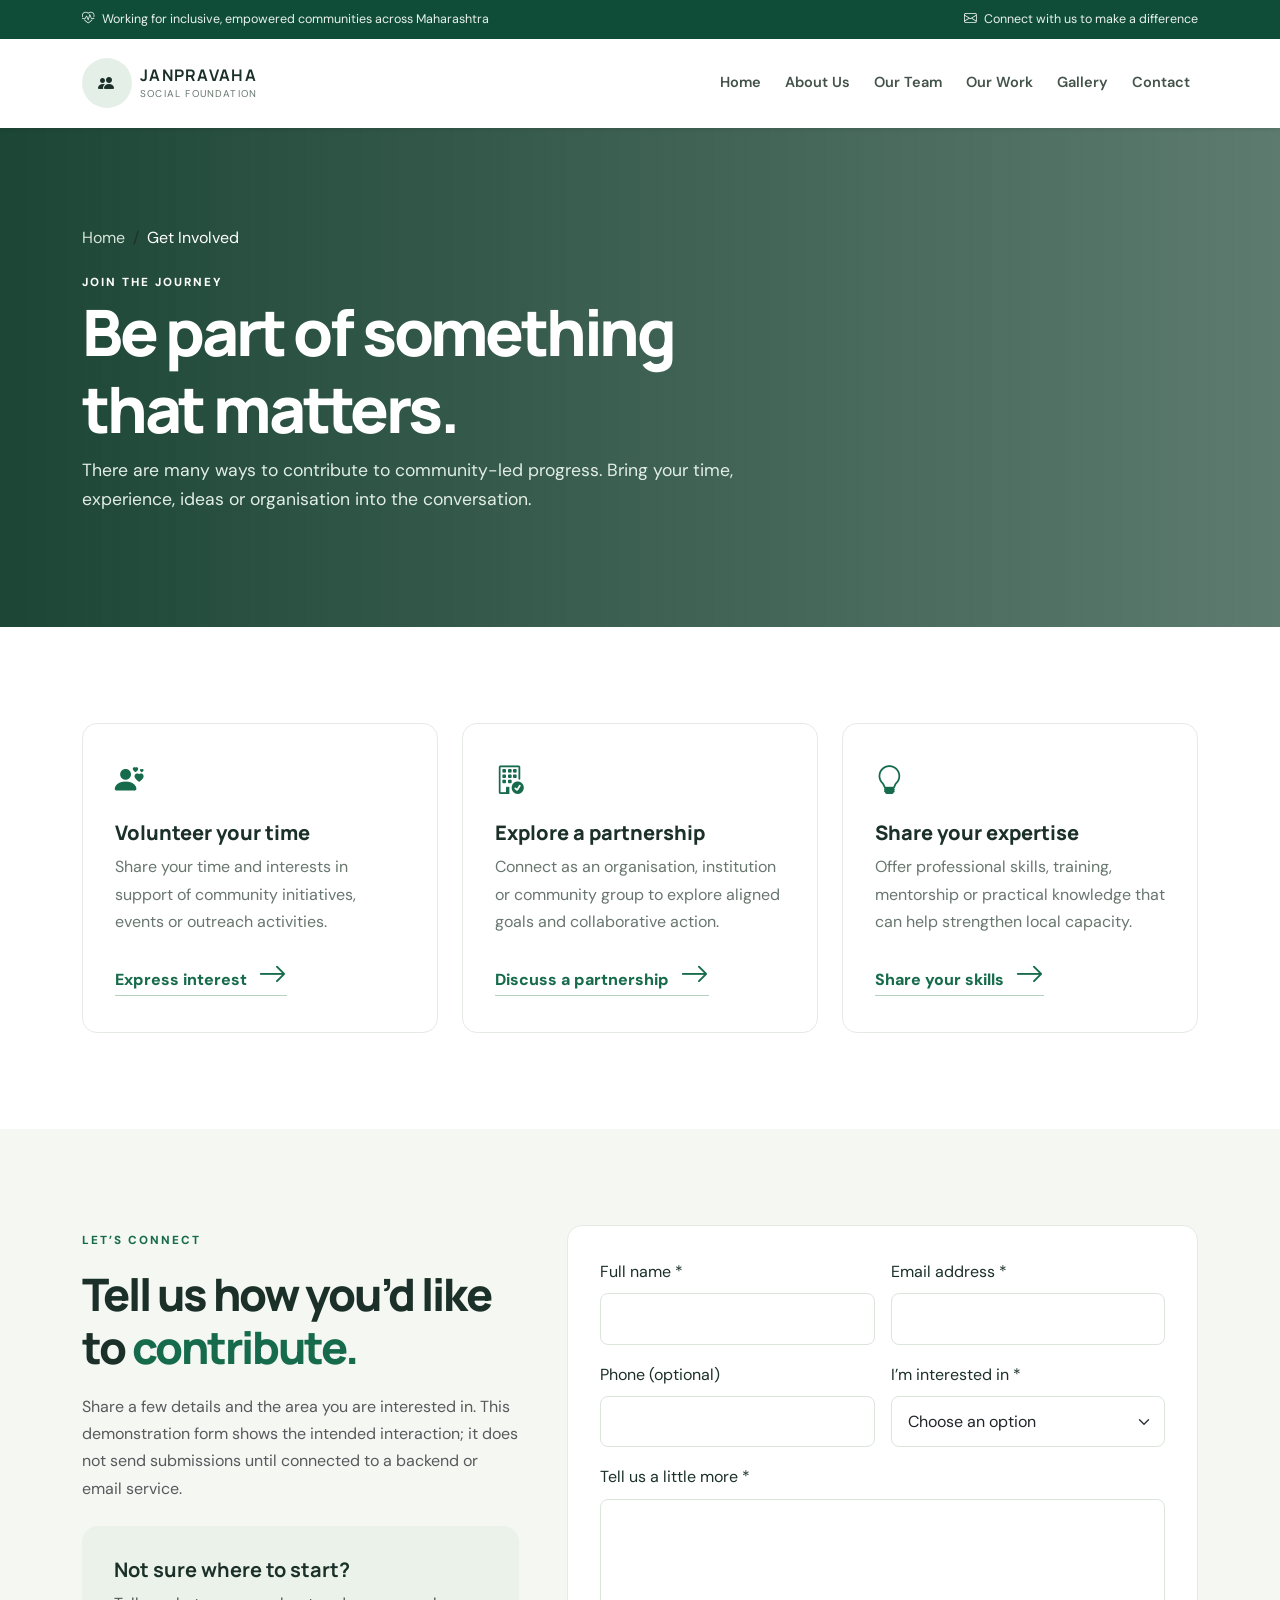
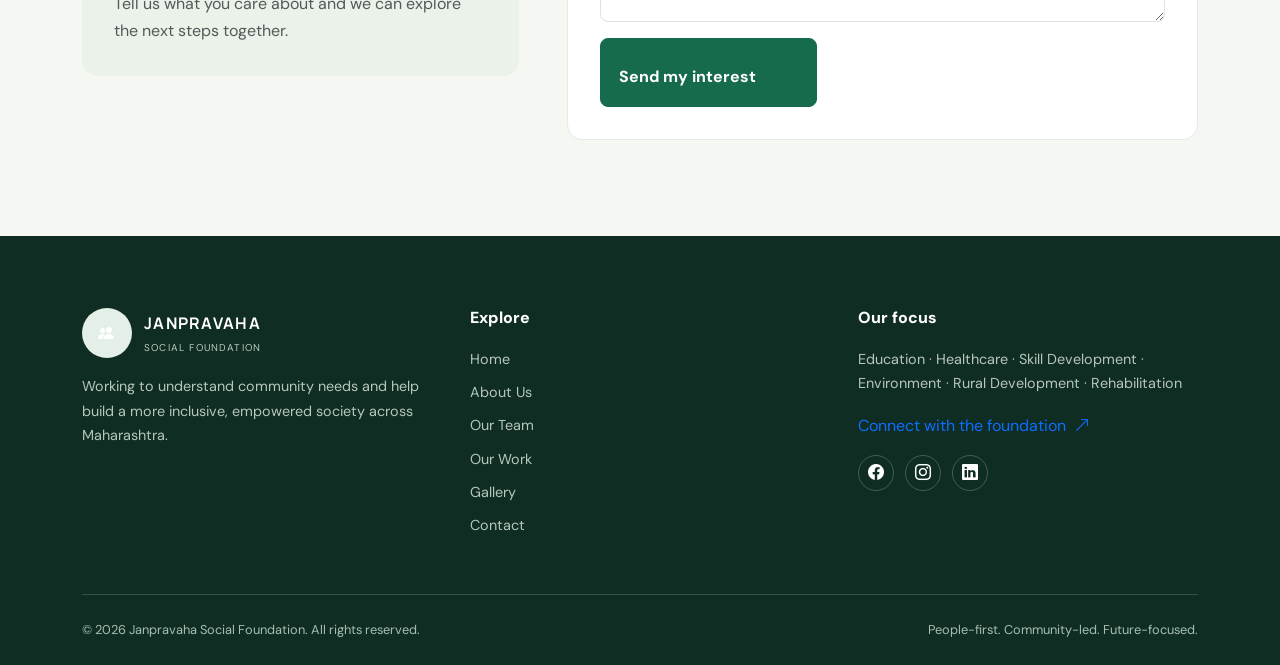
<file: get-involved.html>
<!doctype html><html lang="en"><head><meta charset="utf-8"><meta name="viewport" content="width=device-width, initial-scale=1"><title>Get Involved | Janpravaha Social Foundation</title><link href="https://cdn.jsdelivr.net/npm/bootstrap@5.3.3/dist/css/bootstrap.min.css" rel="stylesheet"><link href="https://cdn.jsdelivr.net/npm/bootstrap-icons@1.11.3/font/bootstrap-icons.min.css" rel="stylesheet"><link href="css/style.css" rel="stylesheet"></head><body>
<div class="topbar"><div class="container d-flex justify-content-between flex-wrap gap-2"><span><i class="bi bi-heart-pulse me-2"></i>Working for inclusive, empowered communities across Maharashtra</span><span><i class="bi bi-envelope me-2"></i>Connect with us to make a difference</span></div></div><nav class="navbar navbar-expand-lg navbar-light bg-white sticky-top shadow-sm"><div class="container"><a class="navbar-brand d-flex align-items-center gap-2" href="index.html"><span class="brand-mark"><i class="bi bi-people-fill"></i></span><span><strong>JANPRAVAHA</strong><small class="d-block">SOCIAL FOUNDATION</small></span></a><button class="navbar-toggler" data-bs-toggle="collapse" data-bs-target="#mainNav" aria-label="Toggle navigation"><span class="navbar-toggler-icon"></span></button><div class="collapse navbar-collapse" id="mainNav"><ul class="navbar-nav ms-auto align-items-lg-center gap-lg-2"><li class="nav-item"><a class="nav-link" href="index.html">Home</a></li><li class="nav-item"><a class="nav-link" href="about.html">About Us</a></li><li class="nav-item"><a class="nav-link" href="team.html">Our Team</a></li><li class="nav-item"><a class="nav-link" href="work.html">Our Work</a></li><li class="nav-item"><a class="nav-link" href="gallery.html">Gallery</a></li><li class="nav-item"><a class="nav-link active" href="contact.html" aria-current="page">Contact</a></li></ul></div></div></nav>
<header class="page-hero"><div class="container"><nav aria-label="breadcrumb"><ol class="breadcrumb"><li class="breadcrumb-item"><a href="index.html">Home</a></li><li class="breadcrumb-item active">Get Involved</li></ol></nav><span class="eyebrow text-white">JOIN THE JOURNEY</span><h1>Be part of something<br>that matters.</h1><p>There are many ways to contribute to community-led progress. Bring your time, experience, ideas or organisation into the conversation.</p></div></header>
<section class="section-pad"><div class="container"><div class="row g-4"><div class="col-md-6 col-lg-4"><div class="content-card"><i class="bi bi-person-hearts"></i><h3>Volunteer your time</h3><p>Share your time and interests in support of community initiatives, events or outreach activities.</p><a class="text-link" href="contact.html">Express interest <i class="bi bi-arrow-right"></i></a></div></div><div class="col-md-6 col-lg-4"><div class="content-card"><i class="bi bi-building-check"></i><h3>Explore a partnership</h3><p>Connect as an organisation, institution or community group to explore aligned goals and collaborative action.</p><a class="text-link" href="contact.html">Discuss a partnership <i class="bi bi-arrow-right"></i></a></div></div><div class="col-md-6 col-lg-4"><div class="content-card"><i class="bi bi-lightbulb"></i><h3>Share your expertise</h3><p>Offer professional skills, training, mentorship or practical knowledge that can help strengthen local capacity.</p><a class="text-link" href="contact.html">Share your skills <i class="bi bi-arrow-right"></i></a></div></div></div></div></section>
<section class="section-pad bg-soft"><div class="container"><div class="row g-5 align-items-start"><div class="col-lg-5"><span class="eyebrow">LET’S CONNECT</span><h2 class="section-title">Tell us how you’d like to <em>contribute.</em></h2><p class="text-muted">Share a few details and the area you are interested in. This demonstration form shows the intended interaction; it does not send submissions until connected to a backend or email service.</p><div class="contact-panel mt-4"><h3 class="h5 fw-bold">Not sure where to start?</h3><p class="mb-0 text-muted">Tell us what you care about and we can explore the next steps together.</p></div></div><div class="col-lg-7"><form class="content-card" data-demo-form><div class="row g-3"><div class="col-md-6"><label class="form-label" for="name">Full name *</label><input class="form-control" id="name" name="name" required></div><div class="col-md-6"><label class="form-label" for="email">Email address *</label><input class="form-control" type="email" id="email" name="email" required></div><div class="col-md-6"><label class="form-label" for="phone">Phone (optional)</label><input class="form-control" type="tel" id="phone" name="phone"></div><div class="col-md-6"><label class="form-label" for="interest">I’m interested in *</label><select class="form-select" id="interest" name="interest" required><option value="">Choose an option</option><option>Volunteering</option><option>Organisational partnership</option><option>Sharing professional skills</option><option>Program collaboration</option><option>Other</option></select></div><div class="col-12"><label class="form-label" for="message">Tell us a little more *</label><textarea class="form-control" id="message" name="message" rows="4" required></textarea></div><div class="col-12"><button class="btn btn-brand" type="submit">Send my interest <i class="bi bi-arrow-right ms-2"></i></button><div class="form-feedback alert alert-success mt-3 d-none" role="status"></div></div></div></form></div></div></div></section>
<footer class="site-footer"><div class="container"><div class="row g-5"><div class="col-lg-4"><a class="footer-brand" href="index.html"><span class="brand-mark"><i class="bi bi-people-fill"></i></span><span><strong>JANPRAVAHA</strong><small class="d-block">SOCIAL FOUNDATION</small></span></a><p class="footer-copy mt-3">Working to understand community needs and help build a more inclusive, empowered society across Maharashtra.</p></div><div class="col-6 col-lg-4"><h6>Explore</h6><a href="index.html">Home</a><a href="about.html">About Us</a><a href="team.html">Our Team</a><a href="work.html">Our Work</a><a href="gallery.html">Gallery</a><a href="contact.html">Contact</a></div><div class="col-lg-4"><h6>Our focus</h6><p class="footer-copy">Education · Healthcare · Skill Development · Environment · Rural Development · Rehabilitation</p><a href="contact.html">Connect with the foundation <i class="bi bi-arrow-up-right ms-1"></i></a><div class="socials mt-3"><a href="#" aria-label="Facebook"><i class="bi bi-facebook"></i></a><a href="#" aria-label="Instagram"><i class="bi bi-instagram"></i></a><a href="#" aria-label="LinkedIn"><i class="bi bi-linkedin"></i></a></div></div></div><div class="footer-bottom mt-5 pt-4 d-flex flex-column flex-md-row justify-content-between gap-2"><span>© <span data-year></span> Janpravaha Social Foundation. All rights reserved.</span><span>People-first. Community-led. Future-focused.</span></div></div></footer><script src="https://cdn.jsdelivr.net/npm/bootstrap@5.3.3/dist/js/bootstrap.bundle.min.js"></script><script src="js/main.js"></script></body></html>
</file>
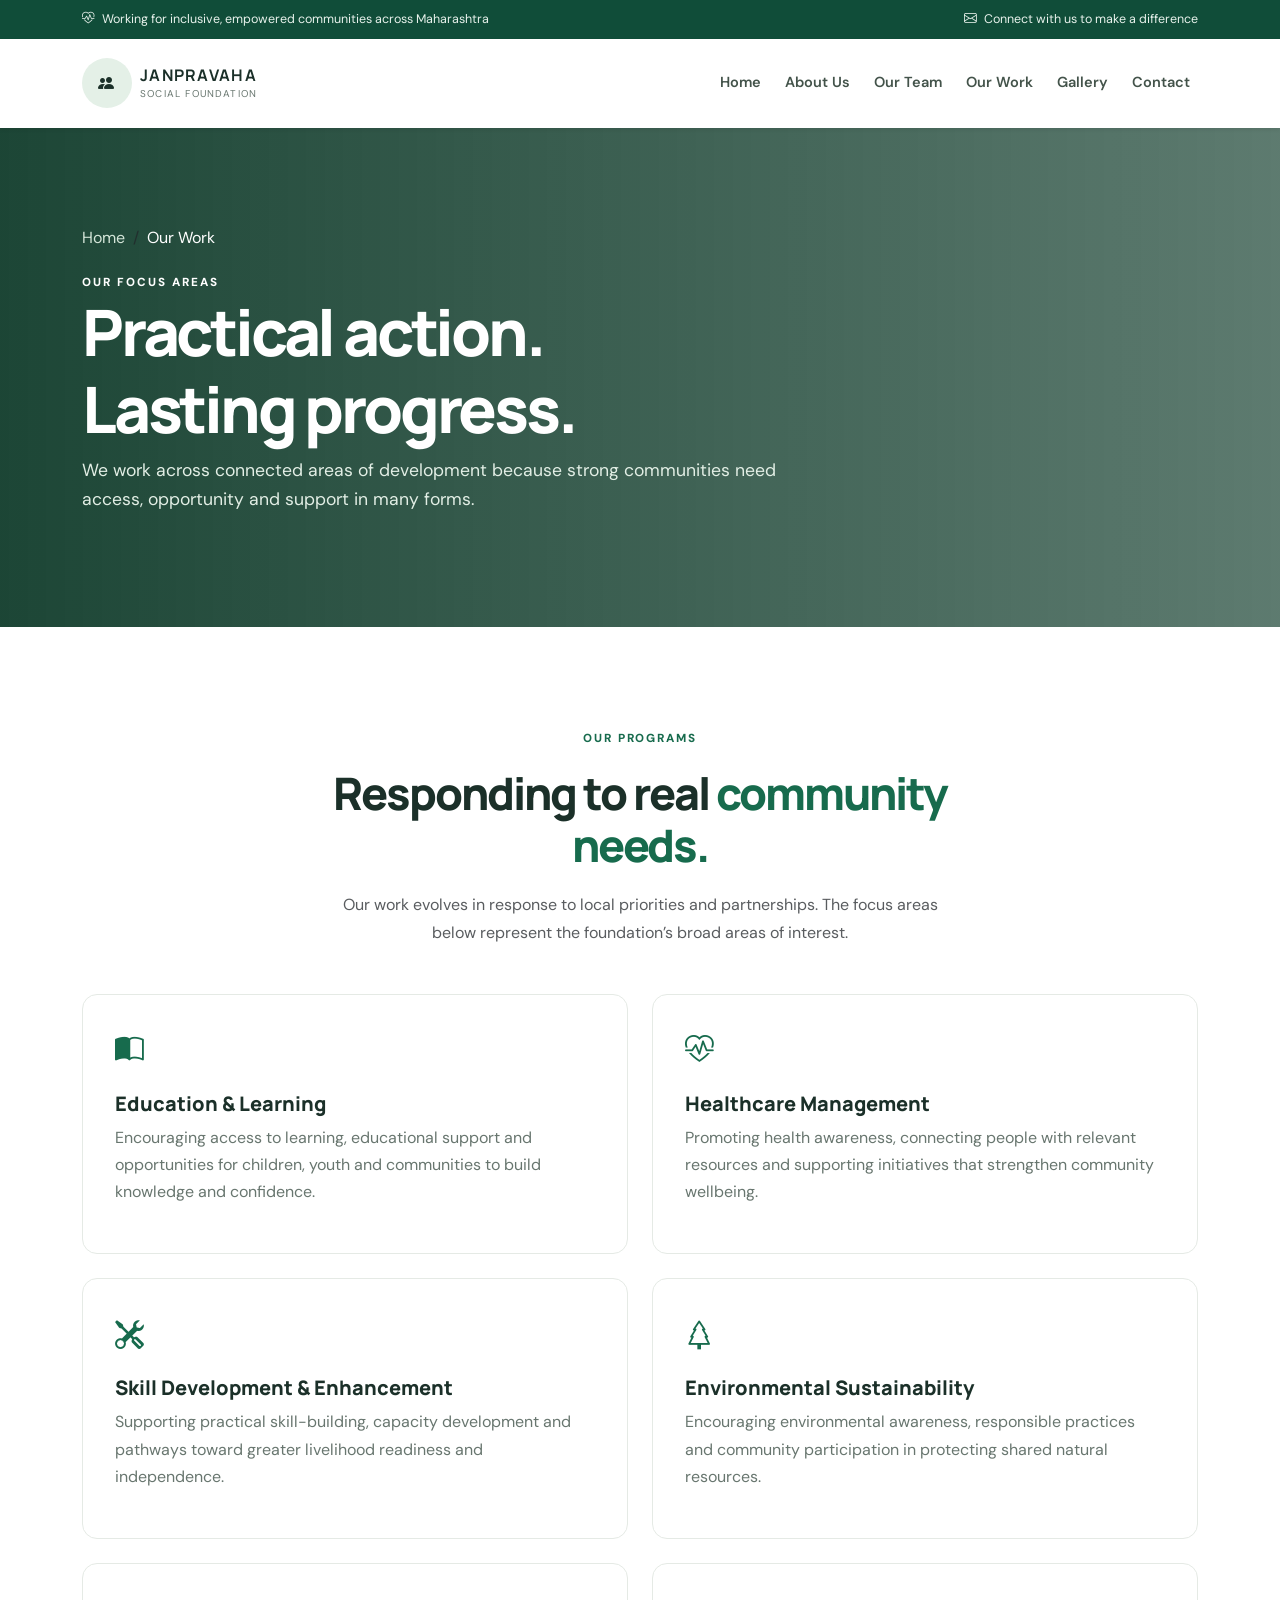
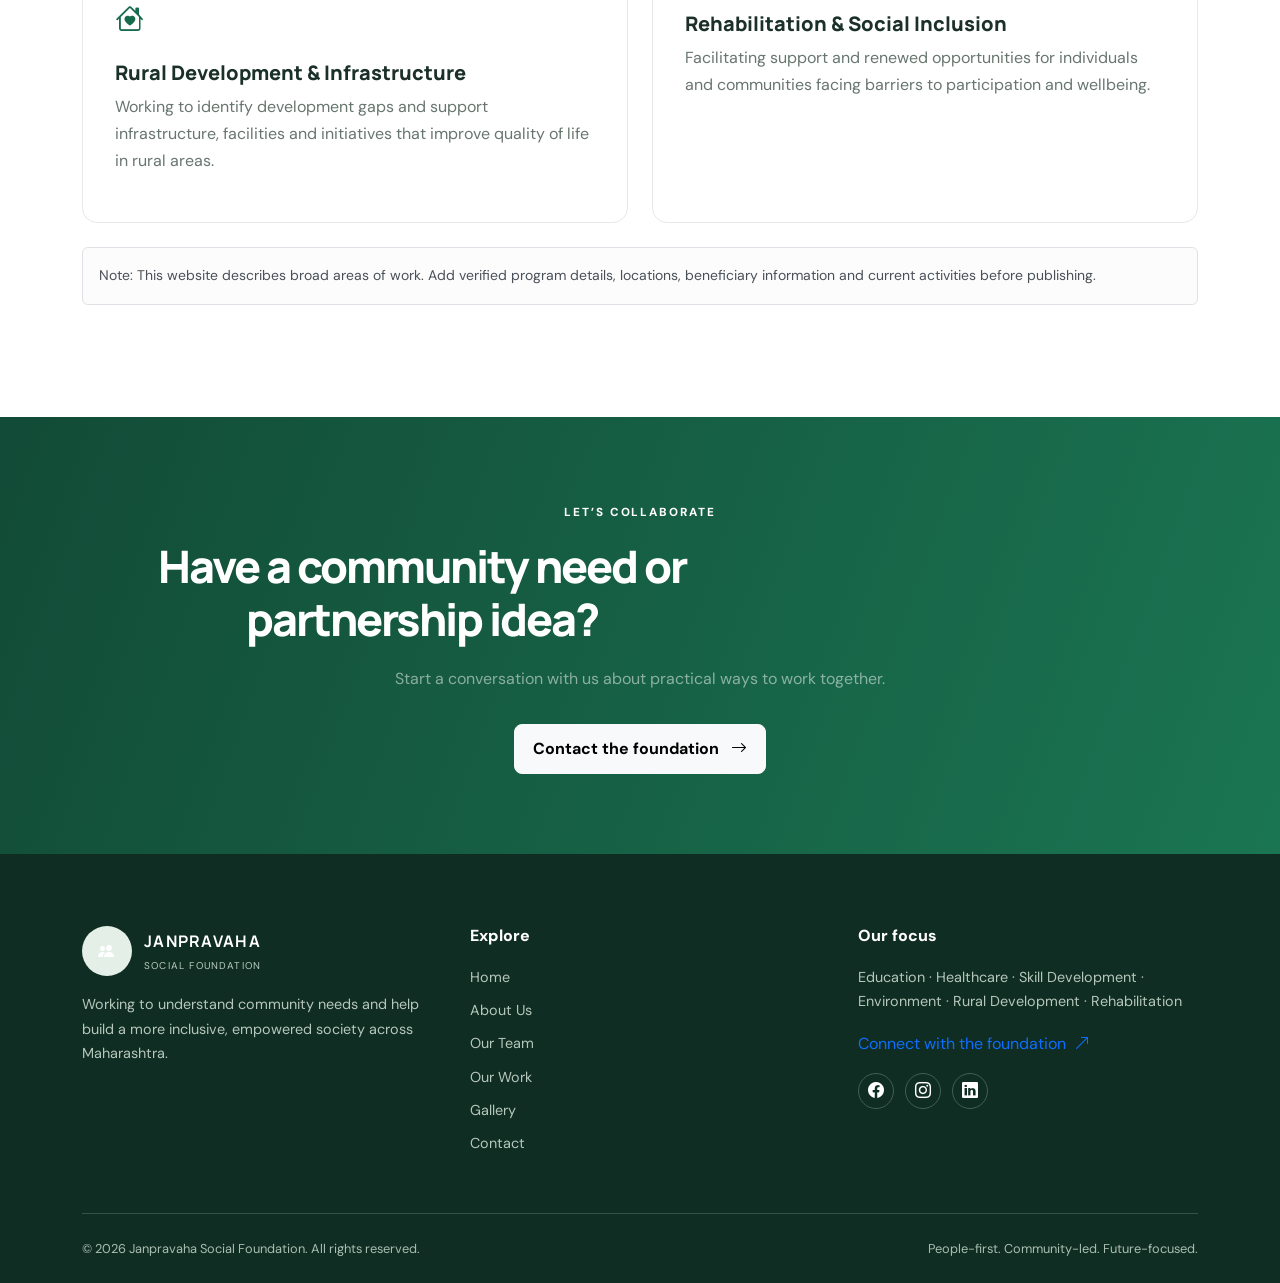
<file: programs.html>
<!doctype html><html lang="en"><head><meta charset="utf-8"><meta name="viewport" content="width=device-width, initial-scale=1"><title>Our Work | Janpravaha Social Foundation</title><link href="https://cdn.jsdelivr.net/npm/bootstrap@5.3.3/dist/css/bootstrap.min.css" rel="stylesheet"><link href="https://cdn.jsdelivr.net/npm/bootstrap-icons@1.11.3/font/bootstrap-icons.min.css" rel="stylesheet"><link href="css/style.css" rel="stylesheet"></head><body>
<div class="topbar"><div class="container d-flex justify-content-between flex-wrap gap-2"><span><i class="bi bi-heart-pulse me-2"></i>Working for inclusive, empowered communities across Maharashtra</span><span><i class="bi bi-envelope me-2"></i>Connect with us to make a difference</span></div></div><nav class="navbar navbar-expand-lg navbar-light bg-white sticky-top shadow-sm"><div class="container"><a class="navbar-brand d-flex align-items-center gap-2" href="index.html"><span class="brand-mark"><i class="bi bi-people-fill"></i></span><span><strong>JANPRAVAHA</strong><small class="d-block">SOCIAL FOUNDATION</small></span></a><button class="navbar-toggler" data-bs-toggle="collapse" data-bs-target="#mainNav" aria-label="Toggle navigation"><span class="navbar-toggler-icon"></span></button><div class="collapse navbar-collapse" id="mainNav"><ul class="navbar-nav ms-auto align-items-lg-center gap-lg-2"><li class="nav-item"><a class="nav-link" href="index.html">Home</a></li><li class="nav-item"><a class="nav-link" href="about.html">About Us</a></li><li class="nav-item"><a class="nav-link" href="team.html">Our Team</a></li><li class="nav-item"><a class="nav-link active" href="work.html" aria-current="page">Our Work</a></li><li class="nav-item"><a class="nav-link" href="gallery.html">Gallery</a></li><li class="nav-item"><a class="nav-link" href="contact.html">Contact</a></li></ul></div></div></nav>
<header class="page-hero"><div class="container"><nav aria-label="breadcrumb"><ol class="breadcrumb"><li class="breadcrumb-item"><a href="index.html">Home</a></li><li class="breadcrumb-item active">Our Work</li></ol></nav><span class="eyebrow text-white">OUR FOCUS AREAS</span><h1>Practical action.<br>Lasting progress.</h1><p>We work across connected areas of development because strong communities need access, opportunity and support in many forms.</p></div></header>
<section class="section-pad"><div class="container"><div class="section-heading text-center mx-auto"><span class="eyebrow">OUR PROGRAMS</span><h2 class="section-title">Responding to real <em>community needs.</em></h2><p class="text-muted">Our work evolves in response to local priorities and partnerships. The focus areas below represent the foundation’s broad areas of interest.</p></div><div class="row g-4 mt-4"><div class="col-md-6" id="education"><div class="content-card"><i class="bi bi-book-half"></i><h3>Education & Learning</h3><p>Encouraging access to learning, educational support and opportunities for children, youth and communities to build knowledge and confidence.</p></div></div><div class="col-md-6" id="healthcare"><div class="content-card"><i class="bi bi-heart-pulse"></i><h3>Healthcare Management</h3><p>Promoting health awareness, connecting people with relevant resources and supporting initiatives that strengthen community wellbeing.</p></div></div><div class="col-md-6" id="skills"><div class="content-card"><i class="bi bi-tools"></i><h3>Skill Development & Enhancement</h3><p>Supporting practical skill-building, capacity development and pathways toward greater livelihood readiness and independence.</p></div></div><div class="col-md-6" id="environment"><div class="content-card"><i class="bi bi-tree"></i><h3>Environmental Sustainability</h3><p>Encouraging environmental awareness, responsible practices and community participation in protecting shared natural resources.</p></div></div><div class="col-md-6" id="rural"><div class="content-card"><i class="bi bi-house-heart"></i><h3>Rural Development & Infrastructure</h3><p>Working to identify development gaps and support infrastructure, facilities and initiatives that improve quality of life in rural areas.</p></div></div><div class="col-md-6" id="rehabilitation"><div class="content-card"><i class="bi bi-handshake"></i><h3>Rehabilitation & Social Inclusion</h3><p>Facilitating support and renewed opportunities for individuals and communities facing barriers to participation and wellbeing.</p></div></div></div><div class="alert alert-light border mt-4 small">Note: This website describes broad areas of work. Add verified program details, locations, beneficiary information and current activities before publishing.</div></div></section>
<section class="impact-band"><div class="container text-center"><span class="eyebrow text-white">LET’S COLLABORATE</span><h2 class="section-title text-white">Have a community need or partnership idea?</h2><p class="text-white-50">Start a conversation with us about practical ways to work together.</p><a class="btn btn-light mt-3" href="contact.html">Contact the foundation <i class="bi bi-arrow-right ms-2"></i></a></div></section>
<footer class="site-footer"><div class="container"><div class="row g-5"><div class="col-lg-4"><a class="footer-brand" href="index.html"><span class="brand-mark"><i class="bi bi-people-fill"></i></span><span><strong>JANPRAVAHA</strong><small class="d-block">SOCIAL FOUNDATION</small></span></a><p class="footer-copy mt-3">Working to understand community needs and help build a more inclusive, empowered society across Maharashtra.</p></div><div class="col-6 col-lg-4"><h6>Explore</h6><a href="index.html">Home</a><a href="about.html">About Us</a><a href="team.html">Our Team</a><a href="work.html">Our Work</a><a href="gallery.html">Gallery</a><a href="contact.html">Contact</a></div><div class="col-lg-4"><h6>Our focus</h6><p class="footer-copy">Education · Healthcare · Skill Development · Environment · Rural Development · Rehabilitation</p><a href="contact.html">Connect with the foundation <i class="bi bi-arrow-up-right ms-1"></i></a><div class="socials mt-3"><a href="#" aria-label="Facebook"><i class="bi bi-facebook"></i></a><a href="#" aria-label="Instagram"><i class="bi bi-instagram"></i></a><a href="#" aria-label="LinkedIn"><i class="bi bi-linkedin"></i></a></div></div></div><div class="footer-bottom mt-5 pt-4 d-flex flex-column flex-md-row justify-content-between gap-2"><span>© <span data-year></span> Janpravaha Social Foundation. All rights reserved.</span><span>People-first. Community-led. Future-focused.</span></div></div></footer><script src="https://cdn.jsdelivr.net/npm/bootstrap@5.3.3/dist/js/bootstrap.bundle.min.js"></script><script src="js/main.js"></script></body></html>
</file>
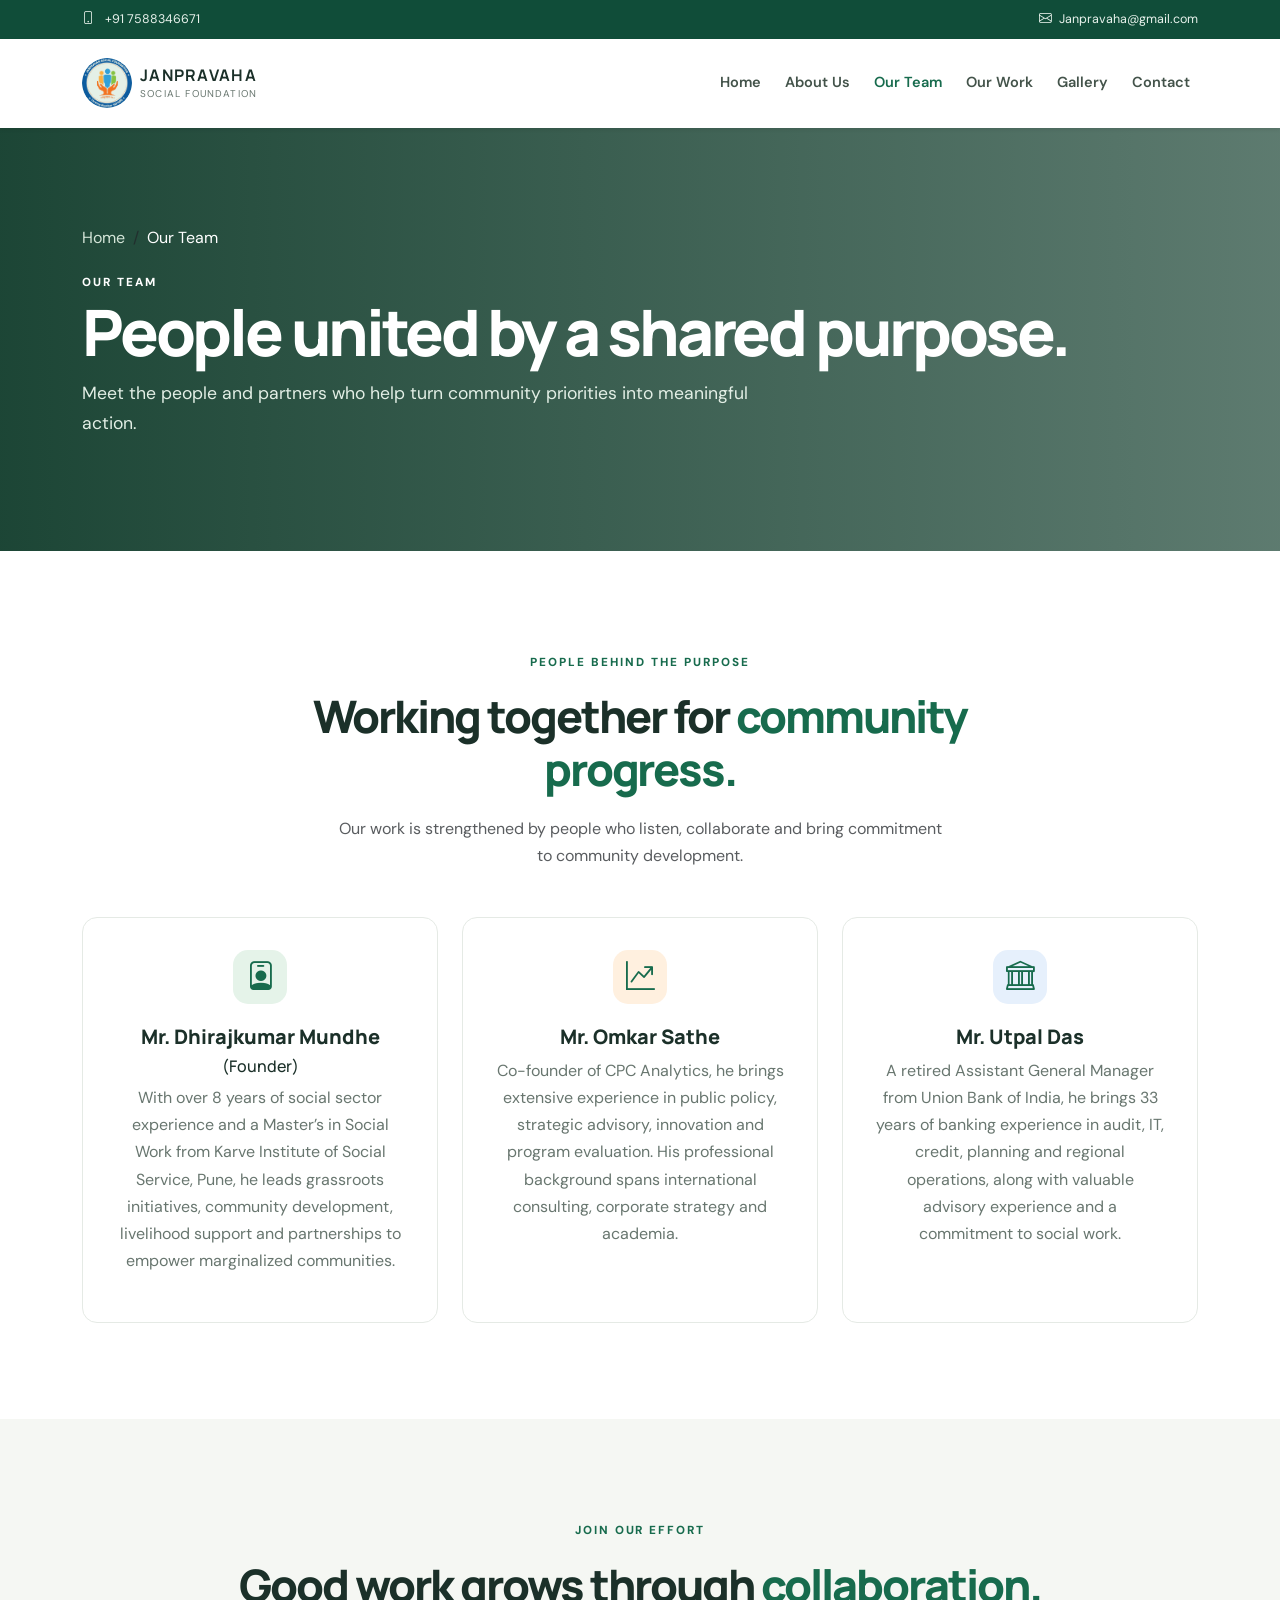
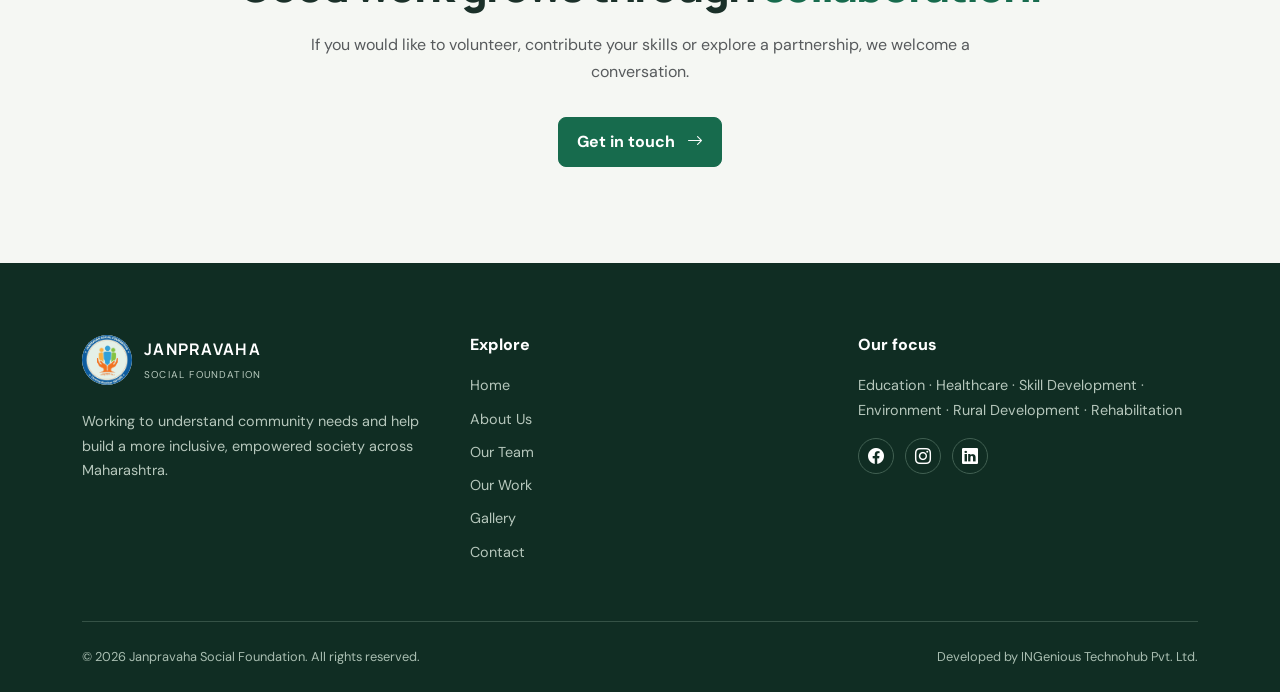
<file: team.html>
<!doctype html>
<html lang="en">

<head>
  <meta charset="utf-8">
  <meta name="viewport" content="width=device-width, initial-scale=1">
  <meta name="description"
    content="Janpravaha Social Foundation works with communities across Maharashtra through education, healthcare, skills, rural development and environmental initiatives.">
  <title>Janpravaha Social Foundation | Building Better Communities</title>
  <link href="https://cdn.jsdelivr.net/npm/bootstrap@5.3.3/dist/css/bootstrap.min.css" rel="stylesheet">
  <link rel="stylesheet" href="https://cdn.jsdelivr.net/npm/bootstrap-icons@1.11.3/font/bootstrap-icons.min.css">
  <link rel="stylesheet" href="css/style.css">
</head>

<body>
  <div class="topbar">
    <div class="container d-flex justify-content-between flex-wrap gap-2"><span><i
          class="bi bi-phone me-2"></i> +91 7588346671</span><span><i class="bi bi-envelope me-2"></i>Janpravaha@gmail.com </span></div>
  </div>
  <nav class="navbar navbar-expand-lg navbar-light bg-white sticky-top shadow-sm">
    <div class="container"><a class="navbar-brand d-flex align-items-center gap-2" href="index.html"><span
          class="brand-mark"><img src="/images/janpravah.png" alt="logo"></span><span><strong>JANPRAVAHA</strong><small
            class="d-block">SOCIAL FOUNDATION</small></span></a><button class="navbar-toggler" type="button"
        data-bs-toggle="collapse" data-bs-target="#mainNav" aria-controls="mainNav" aria-expanded="false"
        aria-label="Toggle navigation"><span class="navbar-toggler-icon"></span></button>
      <div class="collapse navbar-collapse" id="mainNav">
        <ul class="navbar-nav ms-auto align-items-lg-center gap-lg-2">
          <li class="nav-item"><a class="nav-link active" href="index.html" aria-current="page">Home</a></li>
          <li class="nav-item"><a class="nav-link" href="about.html">About Us</a></li>
          <li class="nav-item"><a class="nav-link" href="team.html">Our Team</a></li>
          <li class="nav-item"><a class="nav-link" href="work.html">Our Work</a></li>
          <li class="nav-item"><a class="nav-link" href="gallery.html">Gallery</a></li>
          <li class="nav-item"><a class="nav-link" href="contact.html">Contact</a></li>
        </ul>
      </div>
    </div>
  </nav>
    <header class="page-hero">
        <div class="container">
            <nav aria-label="breadcrumb">
                <ol class="breadcrumb">
                    <li class="breadcrumb-item"><a href="index.html">Home</a></li>
                    <li class="breadcrumb-item active" aria-current="page">Our Team</li>
                </ol>
            </nav><span class="eyebrow text-white">OUR TEAM</span>
            <h1>People united by a shared purpose.</h1>
            <p>Meet the people and partners who help turn community priorities into meaningful action.</p>
        </div>
    </header>
    <section class="section-pad">
        <div class="container">
            <div class="section-heading text-center mx-auto"><span class="eyebrow">PEOPLE BEHIND THE PURPOSE</span>
                <h2 class="section-title">Working together for <em>community progress.</em></h2>
                <p class="text-muted">Our work is strengthened by people who listen, collaborate and bring commitment to
                    community development.</p>
            </div>
           
<div class="row g-4 mt-4">

    <!-- Leadership & Governance -->
    <div class="col-md-6 col-lg-4">
        <article class="content-card text-center">
            <div class="program-icon icon-green mx-auto">
                <i class="bi bi-person-badge"></i>
            </div>
            <h3>Mr. Dhirajkumar Mundhe</h3>
            <h1 class="h6">(Founder)</h1>
            <p>
                With over 8 years of social sector experience and a Master’s
                in Social Work from Karve Institute of Social Service, Pune,
                he leads grassroots initiatives, community development,
                livelihood support and partnerships to empower marginalized
                communities.
            </p>
        </article>
    </div>

    <!-- Advisory Board -->
    <div class="col-md-6 col-lg-4">
        <article class="content-card text-center">
            <div class="program-icon icon-orange mx-auto">
                <i class="bi bi-graph-up-arrow"></i>
            </div>
            <h3>Mr. Omkar Sathe</h3>
            <p>
                Co-founder of CPC Analytics, he brings extensive experience
                in public policy, strategic advisory, innovation and
                program evaluation. His professional background spans
                international consulting, corporate strategy and academia.
            </p>
        </article>
    </div>

    <!-- Advisory Board -->
    <div class="col-md-6 col-lg-4">
        <article class="content-card text-center">
            <div class="program-icon icon-blue mx-auto">
                <i class="bi bi-bank"></i>
            </div>
            <h3>Mr. Utpal Das</h3>
            <p>
                A retired Assistant General Manager from Union Bank of India,
                he brings 33 years of banking experience in audit, IT,
                credit, planning and regional operations, along with
                valuable advisory experience and a commitment to social work.
            </p>
        </article>
    </div>

</div>
        </div>
    </section>
    <section class="section-pad bg-soft">
        <div class="container text-center"><span class="eyebrow">JOIN OUR EFFORT</span>
            <h2 class="section-title">Good work grows through <em>collaboration.</em></h2>
            <p class="text-muted mx-auto" style="max-width:680px">If you would like to volunteer, contribute your skills
                or explore a partnership, we welcome a conversation.</p><a class="btn btn-brand mt-3"
                href="contact.html">Get in touch <i class="bi bi-arrow-right ms-2"></i></a>
        </div>
    </section>
  <footer class="site-footer">
    <div class="container">
      <div class="row g-5">
        <div class="col-lg-4"><a class="footer-brand" href="index.html"><span class="brand-mark"><img src="/images/janpravah.png" alt=""></span><span><strong>JANPRAVAHA</strong><small class="d-block">SOCIAL
                FOUNDATION</small></span></a>
          <p class="footer-copy mt-3">Working to understand community needs and help build a more inclusive, empowered
            society across Maharashtra.</p>
        </div>
        <div class="col-6 col-lg-4">
          <h6>Explore</h6><a href="index.html">Home</a><a href="about.html">About Us</a><a href="team.html">Our
            Team</a><a href="work.html">Our Work</a><a href="gallery.html">Gallery</a><a href="contact.html">Contact</a>
        </div>
        <div class="col-lg-4">
          <h6>Our focus</h6>
          <p class="footer-copy">Education · Healthcare · Skill Development · Environment · Rural Development ·
            Rehabilitation</p>
          <div class="socials mt-3"><a href="#" aria-label="Facebook"><i class="bi bi-facebook"></i></a><a href="#"
              aria-label="Instagram"><i class="bi bi-instagram"></i></a><a href="#" aria-label="LinkedIn"><i
                class="bi bi-linkedin"></i></a></div>
        </div>
      </div>
      <div class="footer-bottom mt-5 pt-4 d-flex flex-column flex-md-row justify-content-between gap-2"><span>© <span
            data-year></span> Janpravaha Social Foundation. All rights reserved.</span><span>Developed by INGenious Technohub Pvt. Ltd.</span></div>
    </div>
  </footer>
  <script src="https://cdn.jsdelivr.net/npm/bootstrap@5.3.3/dist/js/bootstrap.bundle.min.js"></script>
  <script src="js/main.js"></script>
</body>

</html>
</file>
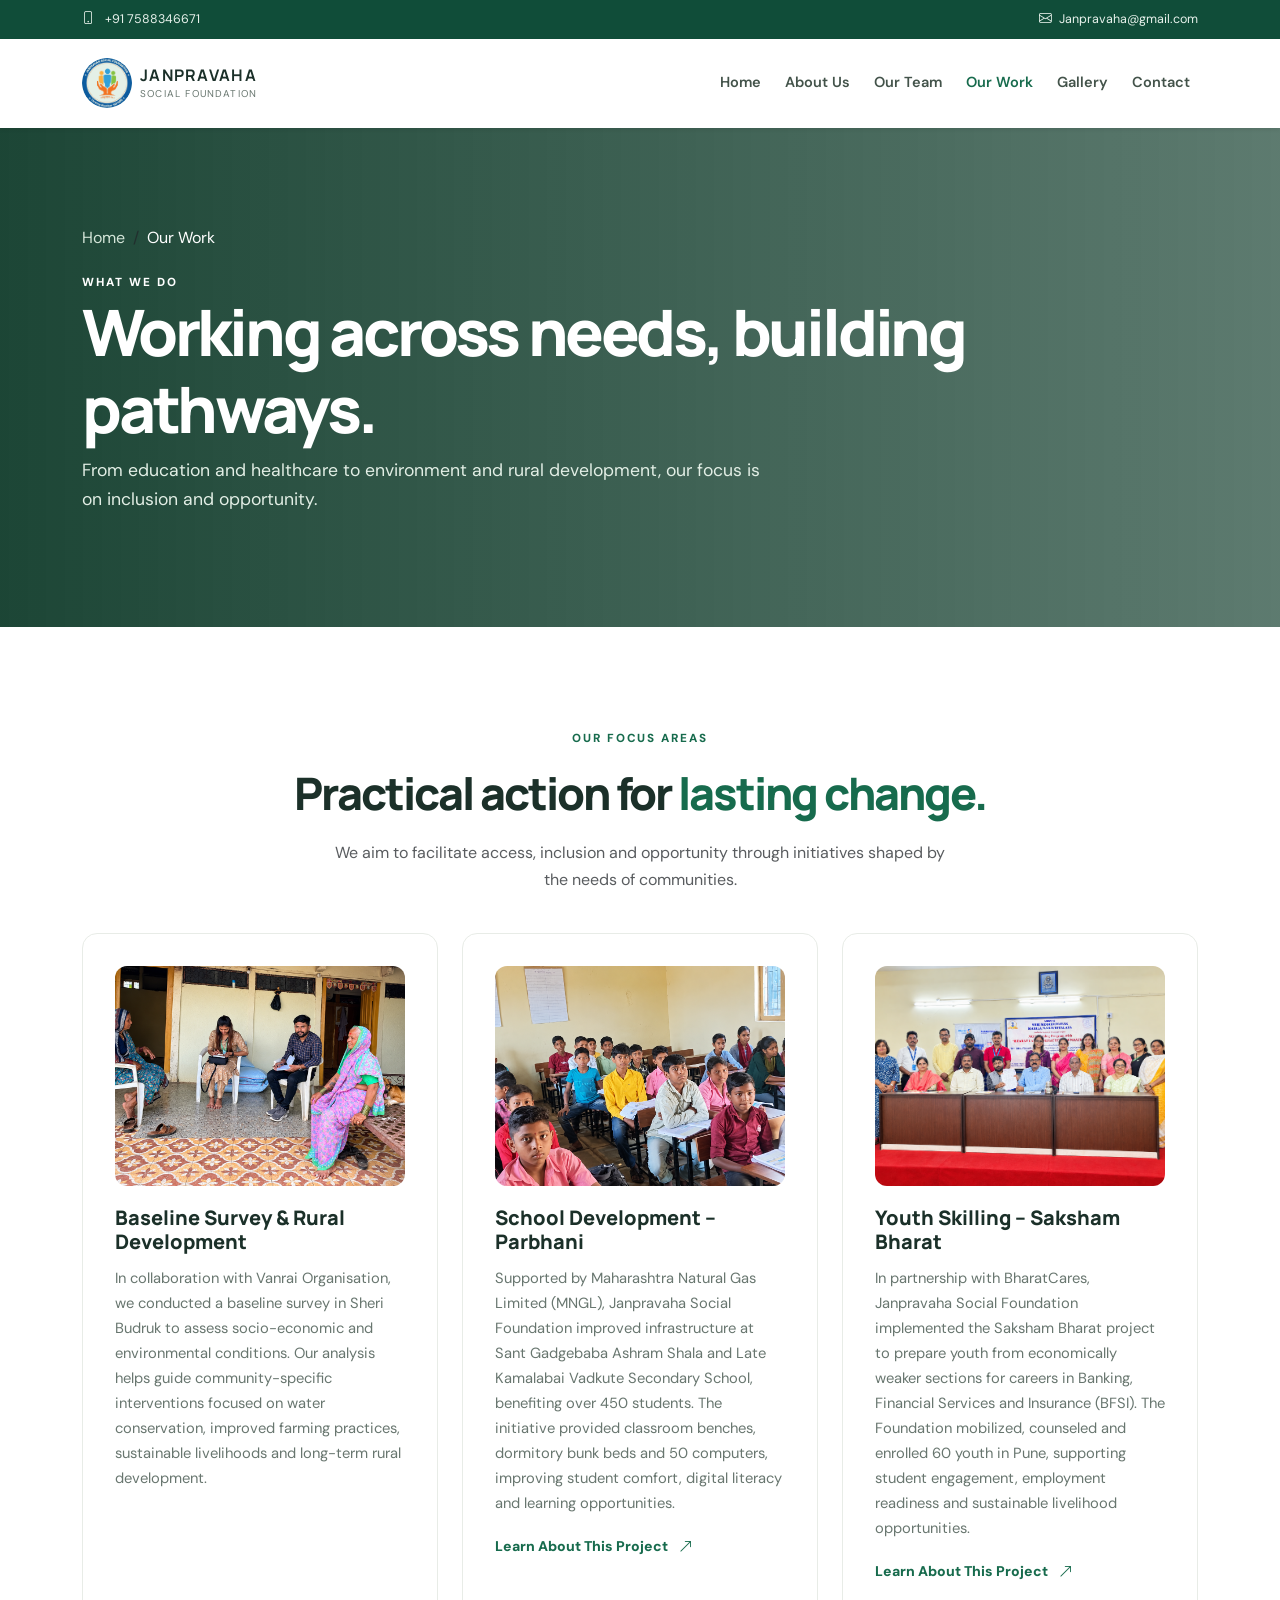
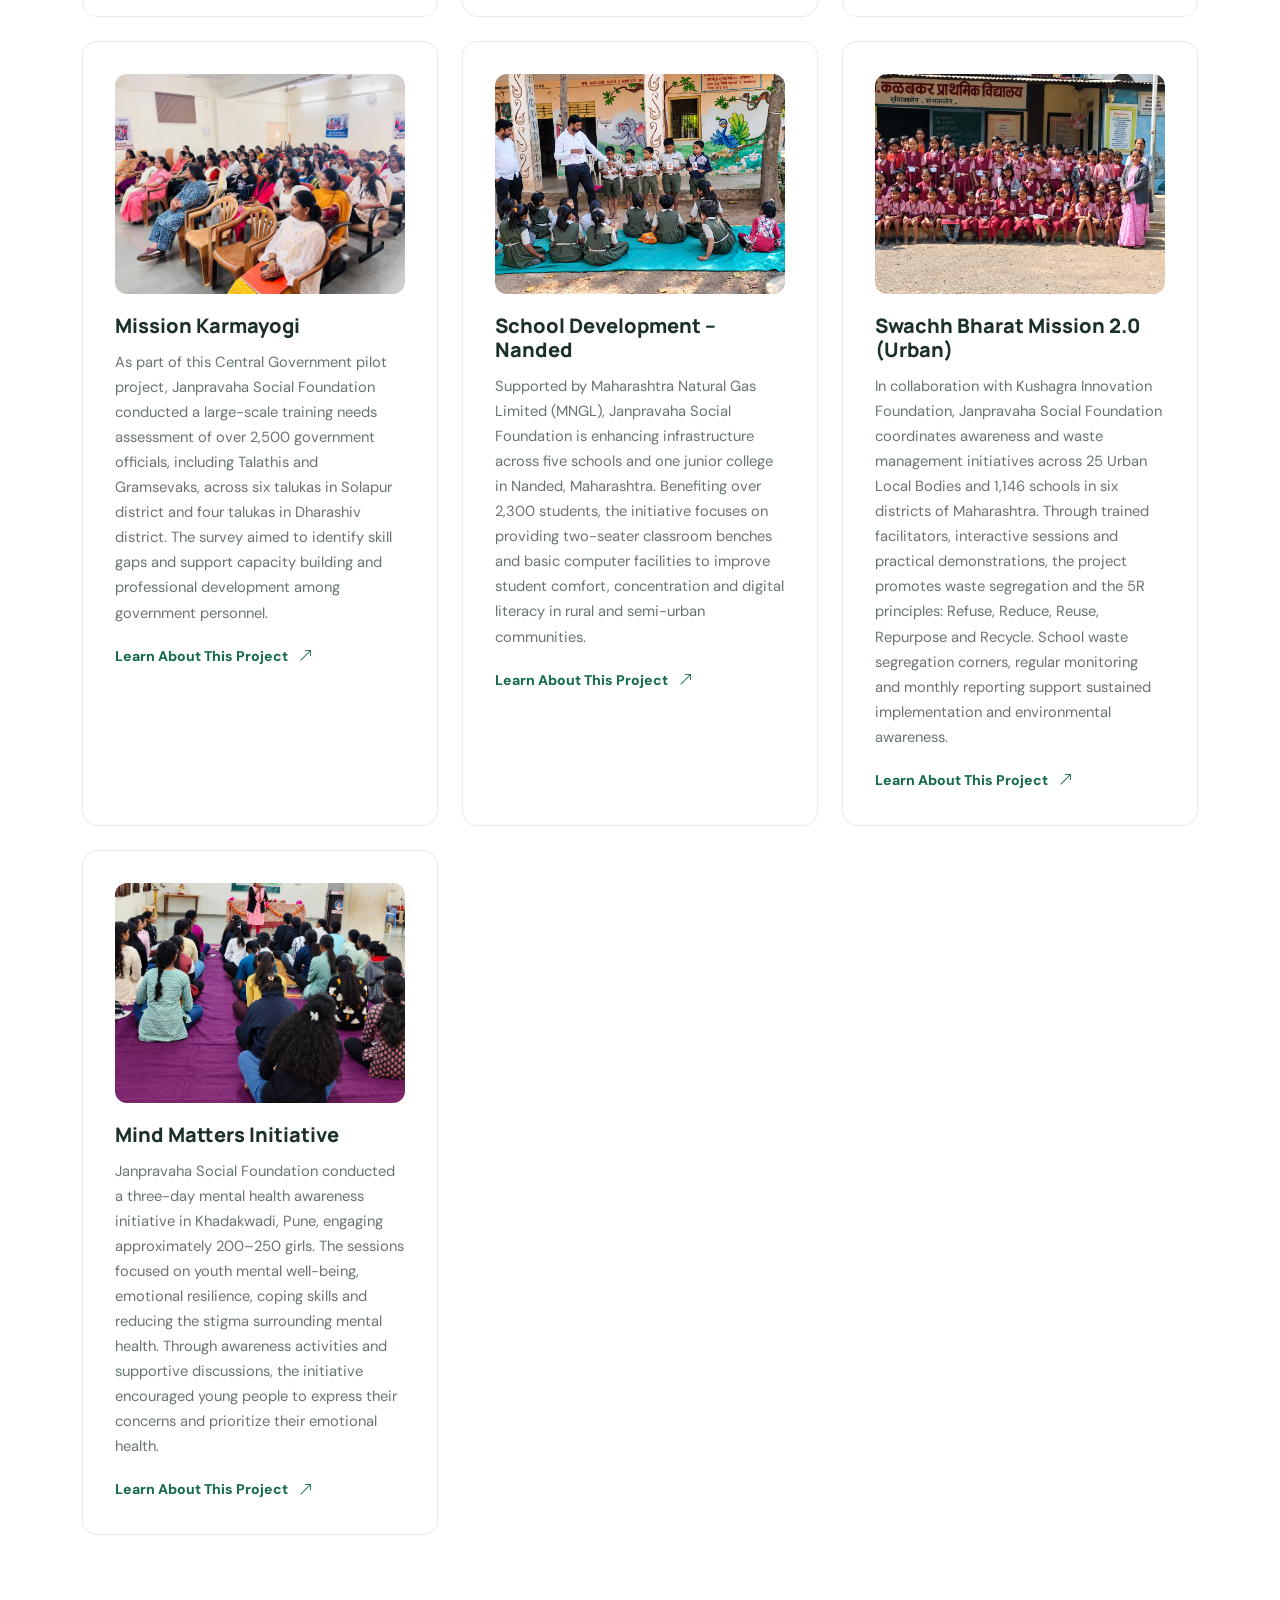
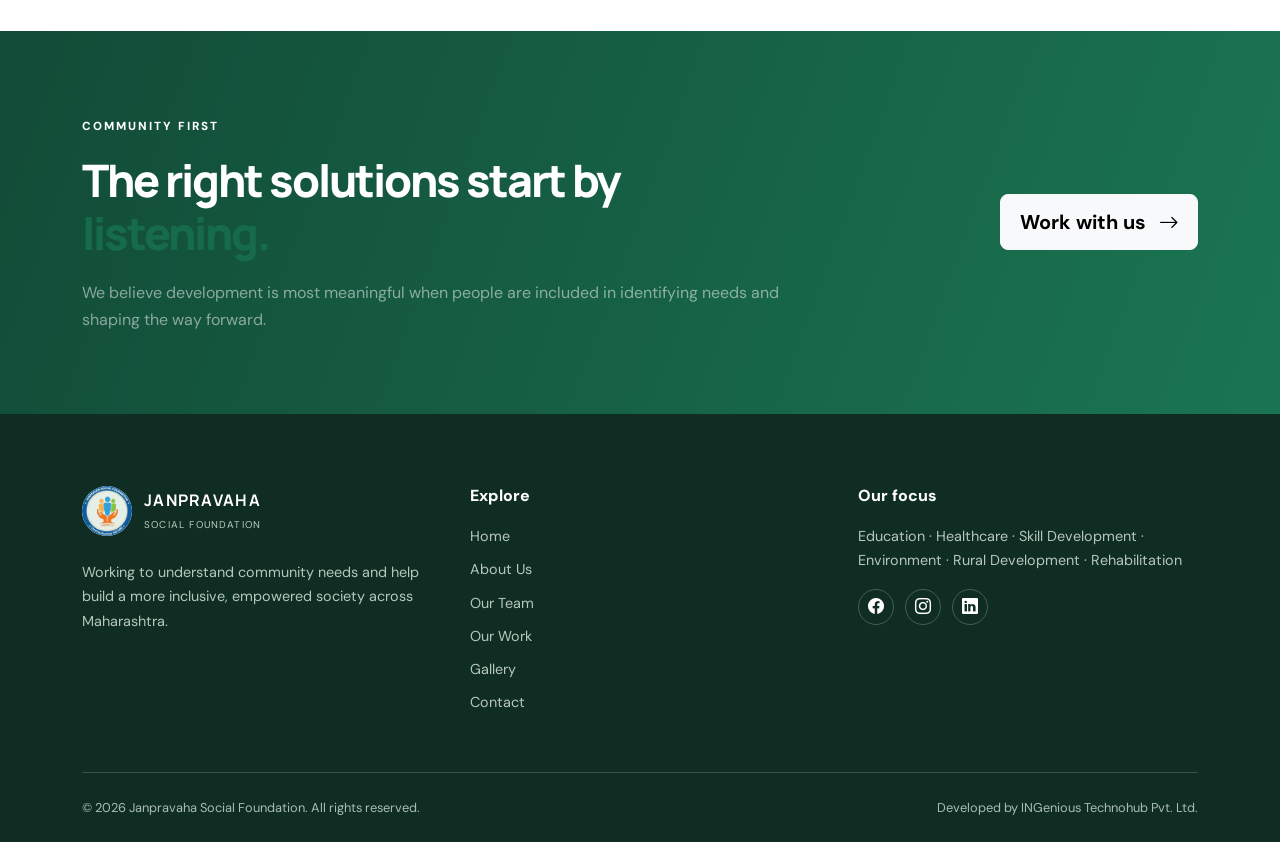
<file: work.html>
<!doctype html>
<html lang="en">

<head>
  <meta charset="utf-8">
  <meta name="viewport" content="width=device-width, initial-scale=1">
  <meta name="description"
    content="Janpravaha Social Foundation works with communities across Maharashtra through education, healthcare, skills, rural development and environmental initiatives.">
  <title>Janpravaha Social Foundation | Building Better Communities</title>
  <link href="https://cdn.jsdelivr.net/npm/bootstrap@5.3.3/dist/css/bootstrap.min.css" rel="stylesheet">
  <link rel="stylesheet" href="https://cdn.jsdelivr.net/npm/bootstrap-icons@1.11.3/font/bootstrap-icons.min.css">
  <link rel="stylesheet" href="css/style.css">
</head>

<body>
  <div class="topbar">
    <div class="container d-flex justify-content-between flex-wrap gap-2"><span><i
          class="bi bi-phone me-2"></i> +91 7588346671</span><span><i class="bi bi-envelope me-2"></i>Janpravaha@gmail.com </span></div>
  </div>
  <nav class="navbar navbar-expand-lg navbar-light bg-white sticky-top shadow-sm">
    <div class="container"><a class="navbar-brand d-flex align-items-center gap-2" href="index.html"><span
          class="brand-mark"><img src="/images/janpravah.png" alt="logo"></span><span><strong>JANPRAVAHA</strong><small
            class="d-block">SOCIAL FOUNDATION</small></span></a><button class="navbar-toggler" type="button"
        data-bs-toggle="collapse" data-bs-target="#mainNav" aria-controls="mainNav" aria-expanded="false"
        aria-label="Toggle navigation"><span class="navbar-toggler-icon"></span></button>
      <div class="collapse navbar-collapse" id="mainNav">
        <ul class="navbar-nav ms-auto align-items-lg-center gap-lg-2">
          <li class="nav-item"><a class="nav-link active" href="index.html" aria-current="page">Home</a></li>
          <li class="nav-item"><a class="nav-link" href="about.html">About Us</a></li>
          <li class="nav-item"><a class="nav-link" href="team.html">Our Team</a></li>
          <li class="nav-item"><a class="nav-link" href="work.html">Our Work</a></li>
          <li class="nav-item"><a class="nav-link" href="gallery.html">Gallery</a></li>
          <li class="nav-item"><a class="nav-link" href="contact.html">Contact</a></li>
        </ul>
      </div>
    </div>
  </nav>
    <header class="page-hero">
        <div class="container">
            <nav aria-label="breadcrumb">
                <ol class="breadcrumb">
                    <li class="breadcrumb-item"><a href="index.html">Home</a></li>
                    <li class="breadcrumb-item active" aria-current="page">Our Work</li>
                </ol>
            </nav><span class="eyebrow text-white">WHAT WE DO</span>
            <h1>Working across needs, building pathways.</h1>
            <p>From education and healthcare to environment and rural development, our focus is on inclusion and
                opportunity.</p>
        </div>
    </header>
    <section class="section-pad">
        <div class="container">
            <div class="section-heading text-center mx-auto"><span class="eyebrow">OUR FOCUS AREAS</span>
                <h2 class="section-title">Practical action for <em>lasting change.</em></h2>
                <p class="text-muted">We aim to facilitate access, inclusion and opportunity through initiatives shaped
                    by the needs of communities.</p>
            </div>
            <div class="row g-4 mt-3">


                <div class="col-md-6 col-lg-4" id="baseline-survey">
                    <article class="program-card">
                        <img class="program-image" src="/images/work/work1.png"
                            alt="Baseline survey assessing socio-economic and environmental conditions in Sheri Budruk">

                        <h3>Baseline Survey & Rural Development</h3>

                        <p>
                            In collaboration with Vanrai Organisation, we conducted a baseline
                            survey in Sheri Budruk to assess socio-economic and environmental
                            conditions. Our analysis helps guide community-specific interventions
                            focused on water conservation, improved farming practices, sustainable
                            livelihoods and long-term rural development.
                        </p>
                    </article>
                </div>



                <div class="col-md-6 col-lg-4" id="school-development">
                    <article class="program-card">
                        <img class="program-image" src="/images/work/work2.png"
                            alt="School development initiative improving classroom infrastructure and digital learning in Parbhani">

                        <h3>School Development – Parbhani</h3>

                        <p>
                            Supported by Maharashtra Natural Gas Limited (MNGL), Janpravaha
                            Social Foundation improved infrastructure at Sant Gadgebaba Ashram
                            Shala and Late Kamalabai Vadkute Secondary School, benefiting over
                            450 students. The initiative provided classroom benches, dormitory
                            bunk beds and 50 computers, improving student comfort, digital
                            literacy and learning opportunities.
                        </p>

                        <a href="contact.html">
                            Learn About This Project
                            <i class="bi bi-arrow-up-right"></i>
                        </a>
                    </article>
                </div>



                <div class="col-md-6 col-lg-4" id="youth-skilling">
                    <article class="program-card">
                        <img class="program-image" src="/images/work/work3.png"
                            alt="Youth skill development and employment training under the Saksham Bharat project">

                        <h3>Youth Skilling – Saksham Bharat</h3>

                        <p>
                            In partnership with BharatCares, Janpravaha Social Foundation
                            implemented the Saksham Bharat project to prepare youth from
                            economically weaker sections for careers in Banking, Financial
                            Services and Insurance (BFSI). The Foundation mobilized, counseled
                            and enrolled 60 youth in Pune, supporting student engagement,
                            employment readiness and sustainable livelihood opportunities.
                        </p>

                        <a href="contact.html">
                            Learn About This Project
                            <i class="bi bi-arrow-up-right"></i>
                        </a>
                    </article>
                </div>

                <div class="col-md-6 col-lg-4" id="mission-karmayogi">
                    <article class="program-card">
                        <img class="program-image" src="/images/work/work4.jpg"
                            alt="Government officials participating in a training needs assessment and capacity-building initiative">

                        <h3>Mission Karmayogi</h3>

                        <p>
                            As part of this Central Government pilot project, Janpravaha Social
                            Foundation conducted a large-scale training needs assessment of over
                            2,500 government officials, including Talathis and Gramsevaks, across
                            six talukas in Solapur district and four talukas in Dharashiv district.
                            The survey aimed to identify skill gaps and support capacity building
                            and professional development among government personnel.
                        </p>

                        <a href="contact.html">
                            Learn About This Project
                            <i class="bi bi-arrow-up-right"></i>
                        </a>
                    </article>
                </div>


                <div class="col-md-6 col-lg-4" id="school-development-nanded">
                    <article class="program-card">
                        <img class="program-image" src="/images/work/work5.png"
                            alt="School development initiative improving classroom seating and computer facilities in Nanded">

                        <h3>School Development – Nanded</h3>

                        <p>
                            Supported by Maharashtra Natural Gas Limited (MNGL), Janpravaha
                            Social Foundation is enhancing infrastructure across five schools
                            and one junior college in Nanded, Maharashtra. Benefiting over
                            2,300 students, the initiative focuses on providing two-seater
                            classroom benches and basic computer facilities to improve student
                            comfort, concentration and digital literacy in rural and semi-urban
                            communities.
                        </p>

                        <a href="contact.html">
                            Learn About This Project
                            <i class="bi bi-arrow-up-right"></i>
                        </a>
                    </article>
                </div>


                <div class="col-md-6 col-lg-4" id="swachh-bharat">
                    <article class="program-card">
                        <img class="program-image" src="/images/work/work6.png"
                            alt="Students participating in waste segregation awareness and environmental education activities">

                        <h3>Swachh Bharat Mission 2.0 (Urban)</h3>

                        <p>
                            In collaboration with Kushagra Innovation Foundation, Janpravaha
                            Social Foundation coordinates awareness and waste management
                            initiatives across 25 Urban Local Bodies and 1,146 schools in
                            six districts of Maharashtra. Through trained facilitators,
                            interactive sessions and practical demonstrations, the project
                            promotes waste segregation and the 5R principles: Refuse, Reduce,
                            Reuse, Repurpose and Recycle. School waste segregation corners,
                            regular monitoring and monthly reporting support sustained
                            implementation and environmental awareness.
                        </p>

                        <a href="contact.html">
                            Learn About This Project
                            <i class="bi bi-arrow-up-right"></i>
                        </a>
                    </article>
                </div>


                
                <div class="col-md-6 col-lg-4" id="mind-matters">
                    <article class="program-card">
                        <img class="program-image" src="/images/work/work7.png"
                            alt="Youth participating in mental health awareness and wellbeing sessions">

                        <h3>Mind Matters Initiative</h3>

                        <p>
                            Janpravaha Social Foundation conducted a three-day mental health
                            awareness initiative in Khadakwadi, Pune, engaging approximately
                            200–250 girls. The sessions focused on youth mental well-being,
                            emotional resilience, coping skills and reducing the stigma
                            surrounding mental health. Through awareness activities and
                            supportive discussions, the initiative encouraged young people
                            to express their concerns and prioritize their emotional health.
                        </p>

                        <a href="contact.html">
                            Learn About This Project
                            <i class="bi bi-arrow-up-right"></i>
                        </a>
                    </article>
                </div>
            

            </div>
        </div>
    </section>
    <section class="impact-band">
        <div class="container">
            <div class="row align-items-center g-4">
                <div class="col-lg-8"><span class="eyebrow text-white">COMMUNITY FIRST</span>
                    <h2 class="section-title text-white">The right solutions start by <em>listening.</em></h2>
                    <p class="text-white-50 mb-0">We believe development is most meaningful when people are included in
                        identifying needs and shaping the way forward.</p>
                </div>
                <div class="col-lg-4 text-lg-end"><a class="btn btn-light btn-lg" href="contact.html">Work with us <i
                            class="bi bi-arrow-right ms-2"></i></a></div>
            </div>
        </div>
    </section>
  <footer class="site-footer">
    <div class="container">
      <div class="row g-5">
        <div class="col-lg-4"><a class="footer-brand" href="index.html"><span class="brand-mark"><img src="/images/janpravah.png" alt=""></span><span><strong>JANPRAVAHA</strong><small class="d-block">SOCIAL
                FOUNDATION</small></span></a>
          <p class="footer-copy mt-3">Working to understand community needs and help build a more inclusive, empowered
            society across Maharashtra.</p>
        </div>
        <div class="col-6 col-lg-4">
          <h6>Explore</h6><a href="index.html">Home</a><a href="about.html">About Us</a><a href="team.html">Our
            Team</a><a href="work.html">Our Work</a><a href="gallery.html">Gallery</a><a href="contact.html">Contact</a>
        </div>
        <div class="col-lg-4">
          <h6>Our focus</h6>
          <p class="footer-copy">Education · Healthcare · Skill Development · Environment · Rural Development ·
            Rehabilitation</p>
          <div class="socials mt-3"><a href="#" aria-label="Facebook"><i class="bi bi-facebook"></i></a><a href="#"
              aria-label="Instagram"><i class="bi bi-instagram"></i></a><a href="#" aria-label="LinkedIn"><i
                class="bi bi-linkedin"></i></a></div>
        </div>
      </div>
      <div class="footer-bottom mt-5 pt-4 d-flex flex-column flex-md-row justify-content-between gap-2"><span>© <span
            data-year></span> Janpravaha Social Foundation. All rights reserved.</span><span>Developed by INGenious Technohub Pvt. Ltd.</span></div>
    </div>
  </footer>
  <script src="https://cdn.jsdelivr.net/npm/bootstrap@5.3.3/dist/js/bootstrap.bundle.min.js"></script>
  <script src="js/main.js"></script>
</body>

</html>
</file>
<file: css/style.css>
@import url('https://fonts.googleapis.com/css2?family=DM+Sans:wght@400;500;600;700&family=Manrope:wght@400;500;600;700;800&display=swap');

:root {
    --green: #176b4d;
    --green-dark: #104d39;
    --orange: #e99a4b;
    --ink: #1b3029;
    --muted: #68766f;
    --soft: #f5f7f3;
    --line: #e5eae5
}

* {
    box-sizing: border-box
}

body {
    font-family: 'DM Sans', sans-serif;
    color: var(--ink);
    line-height: 1.7
}

h1,
h2,
h3,
h4,
h5,
.navbar-brand {
    font-family: 'Manrope', sans-serif
}

a {
    text-decoration: none
}

.topbar {
    background: var(--green-dark);
    color: #e8f2ec;
    font-size: .78rem;
    padding: .55rem 0
}

.navbar {
    padding: .9rem 0
}
.navbar-brand {
    color: var(--ink);
    font-size: 1rem;
    letter-spacing: 0.08em;
    line-height: 1.2;
    text-decoration: none;
}

.navbar-brand:hover {
    color: var(--green);
}

.brand-mark {
    width: 50px;
    height: 50px;
    flex-shrink: 0;
    border-radius: 50px;
    background: #e4f0e7;
    display: flex;
    align-items: center;
    justify-content: center;
    overflow: hidden;
}

.brand-mark img {
    width: 100%;
    height: 100%;
    object-fit: contain;
    display: block;
}

.brand-text strong {
    display: block;
    font-weight: 700;
}

.navbar-brand small,
.footer-brand small {
    font-family: 'DM Sans', sans-serif;
    font-size: 0.62rem;
    letter-spacing: 0.12em;
    color: var(--muted);
    margin-top: 0.2rem;
}

.nav-link {
    font-weight: 600;
    color: #43534a !important;
    font-size: .91rem
}

.nav-link:hover,
.nav-link.active {
    color: var(--green) !important
}

.btn {
    font-weight: 700;
    border-radius: 8px;
    padding: .75rem 1.15rem
}

.btn-brand {
    background: var(--green);
    color: white;
    border: 1px solid var(--green)
}

.btn-brand:hover {
    background: var(--green-dark);
    border-color: var(--green-dark);
    color: white
}

.hero {
    position: relative;
    background: linear-gradient(90deg, rgba(13, 47, 34, .92) 0%, rgba(18, 58, 41, .79) 45%, rgba(18, 58, 41, .17) 100%), url('/images/Home.png') center 42%/cover no-repeat;
    color: white
}

.min-vh-75 {
    min-height: 650px
}

.hero h1 {
    font-size: clamp(2.8rem, 5.5vw, 5.25rem);
    font-weight: 800;
    line-height: 1.08;
    letter-spacing: -.055em;
    max-width: 800px;
    margin: 1.25rem 0
}

.hero h1 em,
.section-title em {
    font-style: normal;
    color: #f1b56e
}

.hero-lead {
    font-size: 1.15rem;
    color: #e4eee7;
    max-width: 590px
}

.eyebrow {
    display: inline-flex;
    align-items: center;
    gap: .6rem;
    color: var(--green);
    font-size: .73rem;
    letter-spacing: .17em;
    font-weight: 800
}

.eyebrow span {
    height: 2px;
    width: 25px;
    background: var(--orange)
}

.hero .eyebrow {
    color: #f8d9b4
}

.hero-note {
    font-size: .9rem;
    color: #e6f0e8
}

.trust-strip {
    padding: 1.5rem 0;
    background: #fff;
    border-bottom: 1px solid var(--line)
}

.trust-strip .row>div:not(:first-child) {
    font-size: .9rem;
    font-weight: 700;
    color: #4b6256
}

.trust-strip i {
    color: var(--green);
    font-size: 1.1rem;
    margin-right: .45rem
}

.section-pad {
    padding: 6rem 0
}

.section-title {
    font-size: clamp(2rem, 3.5vw, 3.15rem);
    font-weight: 800;
    letter-spacing: -.045em;
    line-height: 1.18;
    margin: 1rem 0 1.2rem
}

.section-title em {
    color: var(--green)
}

.lead-small {
    font-size: 1.08rem;
    line-height: 1.8
}

.image-frame {
    position: relative;
    padding: 0 0 30px 30px
}

.image-frame:before {
    content: "";
    position: absolute;
    left: 0;
    bottom: 0;
    width: 70%;
    height: 65%;
    background: #e5efe4;
    border-radius: 20px;
    z-index: 0
}

.image-frame>img {
    position: relative;
    z-index: 1;
    width: 100%;
    height: 450px;
    object-fit: cover;
    border-radius: 18px
}

.image-caption {
    position: absolute;
    z-index: 2;
    right: -12px;
    bottom: 7px;
    background: #fff;
    border-radius: 13px;
    padding: 1rem 1.25rem;
    box-shadow: 0 12px 35px #173f2a1c;
    display: flex;
    align-items: center;
    gap: .8rem
}

.image-caption>i {
    font-size: 1.8rem;
    color: var(--orange)
}

.image-caption strong,
.image-caption small {
    display: block
}

.image-caption small {
    font-size: .75rem;
    color: var(--muted)
}

.text-link {
    color: var(--green);
    font-weight: 800;
    border-bottom: 1px solid #b5d1be;
    padding-bottom: .3rem
}

.text-link i {
    margin-left: .45rem
}

.bg-soft {
    background: var(--soft)
}

.section-heading {
    max-width: 700px
}

.section-heading p {
    max-width: 620px;
    margin: 0 auto
}

.program-card {
    height: 100%;
    background: #fff;
    border: 1px solid #e8ece7;
    border-radius: 15px;
    padding: 2rem;
    transition: transform .2s ease, box-shadow .2s ease
}

.program-card:hover {
    transform: translateY(-5px);
    box-shadow: 0 16px 38px #123b2510
}

.program-icon {
    height: 54px;
    width: 54px;
    display: grid;
    place-items: center;
    border-radius: 15px;
    font-size: 1.55rem;
    margin-bottom: 1.3rem
}

.program-image {
    display: block;
    width: 100%;
    height: 220px;
    object-fit: cover;
    border-radius: 12px;
    margin-bottom: 1.25rem;
}

.program-card {
    height: 100%;
    overflow: hidden;
}

.program-card h3 {
    margin-bottom: 0.75rem;
}

.program-card p {
    margin-bottom: 1rem;
}

.program-card a {
    display: inline-flex;
    align-items: center;
    gap: 0.4rem;
    text-decoration: none;
}

@media (max-width: 576px) {
    .program-image {
        height: 200px;
    }
}

.icon-orange {
    background: #fff0df;
    color: #bb6a20
}

.icon-green {
    background: #e5f3e9;
    color: #23734f
}

.icon-blue {
    background: #e6f0fc;
    color: #3d6eae
}

.icon-purple {
    background: #f0eafa;
    color: #7955a5
}

.program-card h3 {
    font-size: 1.25rem;
    font-weight: 800
}

.program-card p {
    font-size: .92rem;
    color: var(--muted);
    min-height: 92px
}

.program-card a {
    font-weight: 800;
    color: var(--green);
    font-size: .88rem
}

.program-card a i {
    margin-left: .3rem
}

.impact-band {
    background: linear-gradient(110deg, #124b37, #1a7552);
    padding: 5rem 0
}

.impact-band .section-title {
    max-width: 680px
}

.join-image {
    width: 100%;
    max-height: 440px;
    object-fit: cover
}

.newsletter {
    padding: 4rem 0
}

.site-footer {
    background: #102d23;
    color: #fff;
    padding: 4.5rem 0 1.5rem
}

.footer-brand {
    display: inline-flex;
    align-items: center;
    gap: .75rem;
    color: white;
    font-family: 'Manrope', sans-serif;
    letter-spacing: .08em
}

.footer-brand strong {
    font-size: 1rem
}

.footer-brand small {
    color: #b9cbbf
}

.footer-copy {
    color: #b6c7bc;
    font-size: .9rem;
    max-width: 350px
}

.site-footer h6 {
    font-weight: 800;
    margin-bottom: 1.2rem
}

.site-footer .col-6>a,
.site-footer .col-lg-3>a:not(.footer-brand) {
    display: block;
    color: #b6c7bc;
    font-size: .9rem;
    margin: .55rem 0
}

.site-footer a:hover {
    color: #fff
}

.socials {
    display: flex;
    gap: .7rem
}

.socials a {
    width: 36px;
    height: 36px;
    border: 1px solid #416052;
    border-radius: 50%;
    display: grid;
    place-items: center;
    color: #fff
}

.footer-bottom {
    border-top: 1px solid #355246;
    color: #a9beb1;
    font-size: .8rem
}

.page-hero {
    background: linear-gradient(90deg, rgba(14, 58, 41, .94), rgba(14, 58, 41, .67)), url('https://images.unsplash.com/photo-1511632765486-a01980e01a18?auto=format&fit=crop&w=1800&q=85') center/cover;
    color: white;
    padding: 6rem 0
}

.page-hero h1 {
    font-size: clamp(2.6rem, 5vw, 4.5rem);
    font-weight: 800;
    letter-spacing: -.05em
}

.page-hero p {
    max-width: 700px;
    color: #e2eee5;
    font-size: 1.1rem
}

.breadcrumb-item,
.breadcrumb-item a {
    color: #d4e5d8
}

.breadcrumb-item.active {
    color: #fff
}

.content-card {
    border: 1px solid var(--line);
    border-radius: 15px;
    padding: 2rem;
    height: 100%;
    background: white
}

.content-card i {
    font-size: 1.8rem;
    color: var(--green)
}

.content-card h3 {
    font-size: 1.25rem;
    font-weight: 800;
    margin-top: 1rem
}

.content-card p {
    color: var(--muted)
}

.stat-card {
    padding: 1.7rem;
    border-radius: 14px;
    background: #fff;
    border: 1px solid var(--line);
    height: 100%
}

.stat-card strong {
    display: block;
    color: var(--green);
    font-family: 'Manrope', sans-serif;
    font-size: 2rem
}

.stat-card span {
    font-size: .88rem;
    color: var(--muted)
}

.form-control,
.form-select {
    padding: .8rem 1rem;
    border-color: #dce4dc;
    border-radius: 8px
}

.form-control:focus,
.form-select:focus {
    border-color: #6aab8a;
    box-shadow: 0 0 0 .2rem #176b4d1c
}

.contact-panel {
    background: #eaf2e9;
    padding: 2rem;
    border-radius: 16px
}

.contact-panel i {
    color: var(--green);
    font-size: 1.2rem
}

.faq-item {
    padding: 1.3rem 0;
    border-bottom: 1px solid var(--line)
}

.faq-item h3 {
    font-size: 1.05rem;
    font-weight: 800
}

.faq-item p {
    color: var(--muted);
    margin-bottom: 0
}

@media(max-width:991.98px) {
    .navbar-collapse {
        padding: 1rem 0
    }

    .navbar-nav {
        align-items: stretch !important
    }

    .nav-item .btn {
        margin-top: .5rem
    }

    .hero {
        background-position: 58% center
    }

    .min-vh-75 {
        min-height: 600px
    }

    .section-pad {
        padding: 4.5rem 0
    }

    .trust-strip .row>div:first-child {
        margin-bottom: .4rem
    }

    .image-caption {
        right: 0
    }

    .program-card p {
        min-height: auto
    }
}

@media(max-width:575.98px) {
    .topbar {
        font-size: .7rem
    }

    .topbar .container span:last-child {
        display: none
    }

    .hero {
        background-position: 60% center
    }

    .min-vh-75 {
        min-height: 600px
    }

    .hero h1 {
        font-size: 2.8rem
    }

    .hero-lead {
        font-size: 1rem
    }

    .section-pad {
        padding: 3.7rem 0
    }

    .image-frame {
        padding-left: 12px
    }

    .image-frame>img {
        height: 340px
    }

    .image-caption {
        right: -2px;
        padding: .8rem
    }

    .program-card {
        padding: 1.5rem
    }

    .page-hero {
        padding: 4.5rem 0
    }

    .impact-band {
        padding: 3.5rem 0
    }
}

/* Team and gallery page additions */
.gallery-item {
    position: relative;
    overflow: hidden;
    border-radius: 16px;
    min-height: 220px;
    background: #e8eee8;
    color: white;
    isolation: isolate
}

.gallery-item img {
    display: block;
    width: 100%;
    height: 310px;
    object-fit: cover;
    transition: transform .35s ease
}

.gallery-item:after {
    content: "";
    position: absolute;
    inset: 35% 0 0;
    background: linear-gradient(transparent, rgba(9, 35, 24, .82));
    z-index: 0
}

.gallery-item span {
    position: absolute;
    left: 1.1rem;
    right: 1.1rem;
    bottom: 1rem;
    display: flex;
    align-items: center;
    justify-content: space-between;
    gap: .7rem;
    z-index: 1;
    color: #fff
}

.gallery-item:hover img {
    transform: scale(1.05)
}

.gallery-item span i {
    font-size: 1.2rem
}

@media(max-width:575.98px) {
    .gallery-item {
        min-height: 160px
    }

    .gallery-item img {
        height: 190px
    }

    .gallery-item span {
        left: .7rem;
        right: .7rem;
        bottom: .7rem;
        font-size: .85rem
    }
}
</file>
